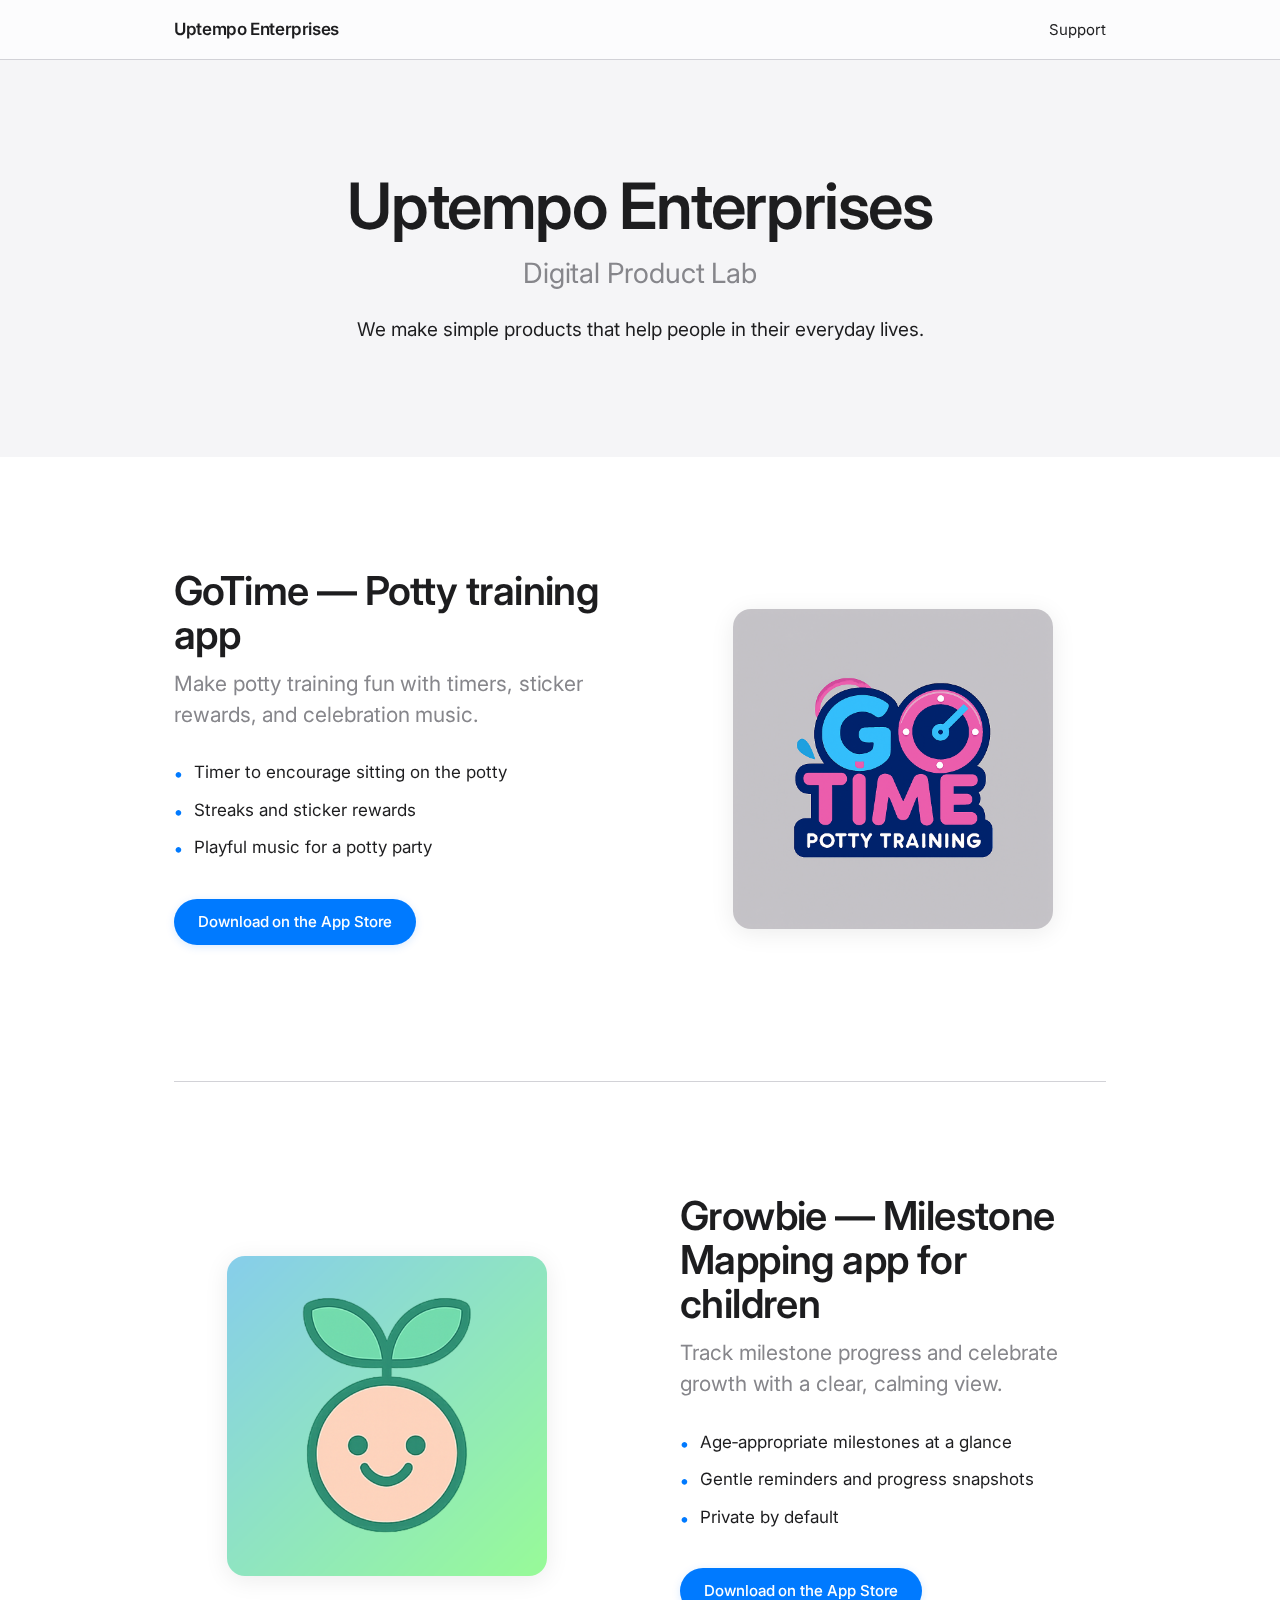
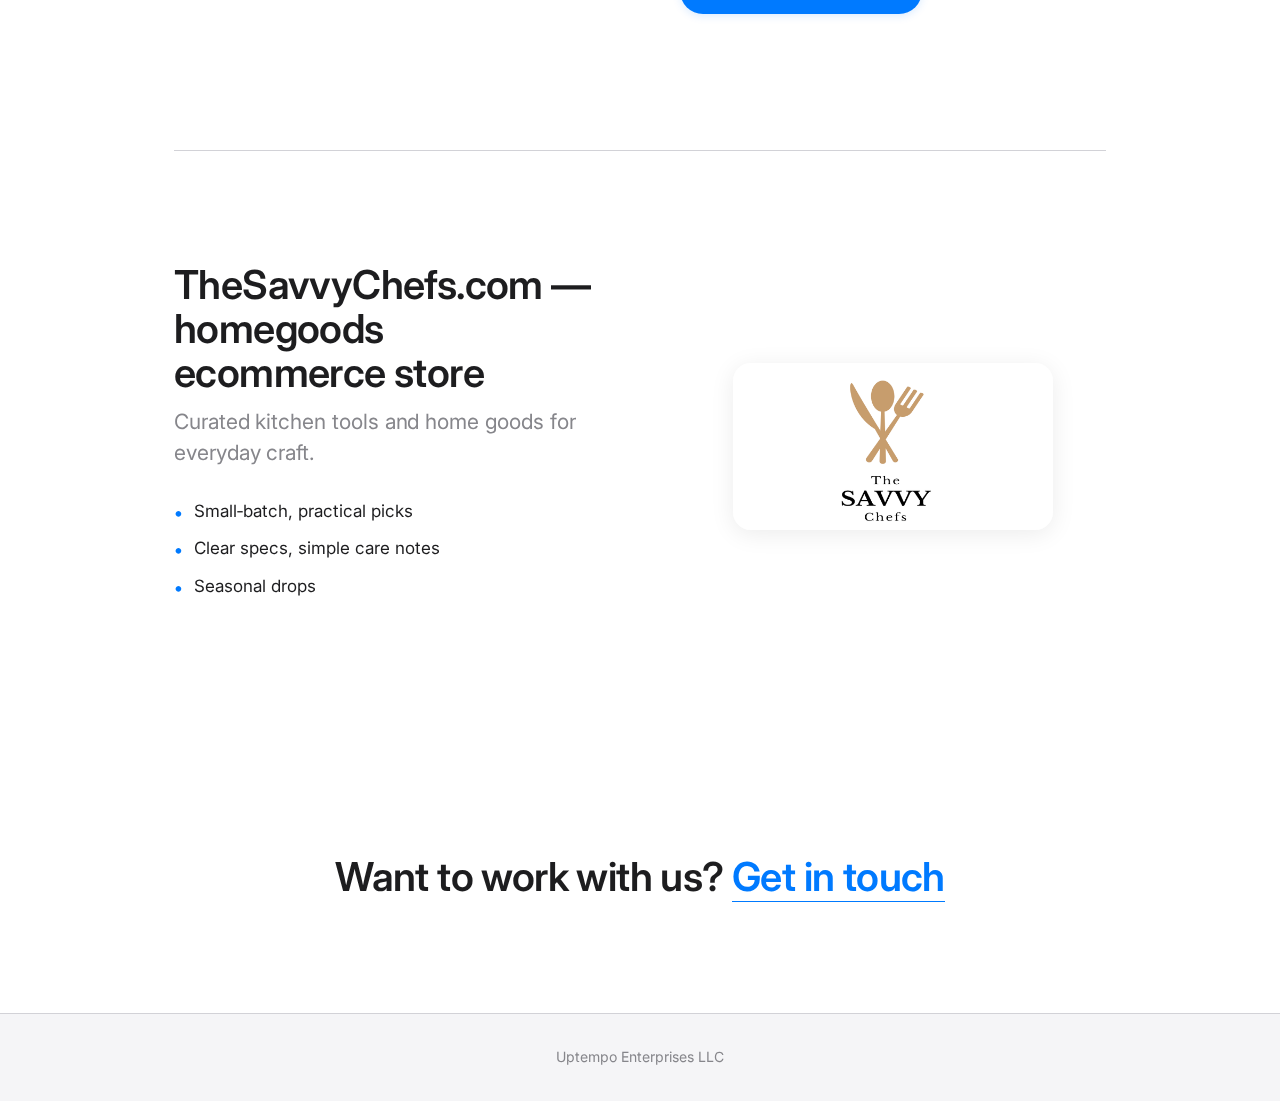
<file: docs/index.html>
<!DOCTYPE html>
<html lang="en">
  <head>
    <meta charset="utf-8" />
    <meta name="viewport" content="width=device-width, initial-scale=1" />
    <title>Uptempo Enterprises — Digital Product Lab</title>
    <meta name="description" content="Simple products that help people in their everyday lives." />
    <meta property="og:title" content="Uptempo Enterprises — Digital Product Lab." />
    <meta property="og:description" content="Simple products that help people in their everyday lives." />
    <meta property="og:image" content="../assets/og-image.svg" />
    <link rel="icon" href="../assets/favicon.svg" />
    
    <!-- Google tag (gtag.js) -->
    <script async src="https://www.googletagmanager.com/gtag/js?id=G-1F18NH46WN"></script>
    <script>
      window.dataLayer = window.dataLayer || [];
      function gtag(){dataLayer.push(arguments);}
      gtag('js', new Date());
      gtag('config', 'G-1F18NH46WN');
    </script>
    
    <link rel="preconnect" href="https://fonts.googleapis.com" />
    <link rel="preconnect" href="https://fonts.gstatic.com" crossorigin />
    <link href="https://fonts.googleapis.com/css2?family=Inter:wght@400;600;800&display=swap" rel="stylesheet" />
    <link rel="stylesheet" href="./styles.css" />
  </head>
  <body>
    <header class="site-header" role="banner">
      <div class="container header-container">
        <a href="/" class="logo">Uptempo Enterprises</a>
        <nav class="main-nav">
          <a href="/support.html">Support</a>
        </nav>
      </div>
    </header>

    <main role="main">
      <section id="hero" class="section hero">
        <div class="container">
          <h1>Uptempo Enterprises</h1>
          <p class="subhead">Digital Product Lab</p>
          <p class="tagline">We make simple products that help people in their everyday lives.</p>
        </div>
      </section>

      <section id="products" class="section products">
        <div class="container">
          <article class="product">
            <div class="product-text">
              <h2>GoTime — Potty training app</h2>
              <p>Make potty training fun with timers, sticker rewards, and celebration music.</p>
              <ul>
                <li>Timer to encourage sitting on the potty</li>
                <li>Streaks and sticker rewards</li>
                <li>Playful music for a potty party</li>
              </ul>
              <p><a href="https://apps.apple.com/us/app/go-time-potty-training/id6753195117" class="app-store-link">Download on the App Store</a></p>
            </div>
            <div class="product-media">
              <img src="./assets/go-time-logo.png" alt="GoTime Potty Training logo" />
            </div>
          </article>

          <article class="product">
            <div class="product-text">
              <h2>Growbie — Milestone Mapping app for children</h2>
              <p>Track milestone progress and celebrate growth with a clear, calming view.</p>
              <ul>
                <li>Age‑appropriate milestones at a glance</li>
                <li>Gentle reminders and progress snapshots</li>
                <li>Private by default</li>
              </ul>
              <p><a href="https://apps.apple.com/us/app/growbie/id6752531303" class="app-store-link">Download on the App Store</a></p>
            </div>
            <div class="product-media">
              <img src="./assets/growbie-icon.png" alt="Growbie logo" />
            </div>
          </article>

          <article class="product">
            <div class="product-text">
              <h2>TheSavvyChefs.com — homegoods ecommerce store</h2>
              <p>Curated kitchen tools and home goods for everyday craft.</p>
              <ul>
                <li>Small‑batch, practical picks</li>
                <li>Clear specs, simple care notes</li>
                <li>Seasonal drops</li>
              </ul>
            </div>
            <div class="product-media">
              <img src="./assets/TheSavvyChefs.png" alt="The Savvy Chefs logo" />
            </div>
          </article>
        </div>
      </section>

      <section id="cta" class="section cta">
        <div class="container">
          <h2 class="cta-heading">Want to work with us? <a href="mailto:info@uptempoenterprises.com">Get in touch</a></h2>
        </div>
      </section>
      
    </main>

    <footer class="site-footer" role="contentinfo">
      <div class="container">
        <div>Uptempo Enterprises LLC</div>
      </div>
    </footer>
  </body>
  </html>
</file>
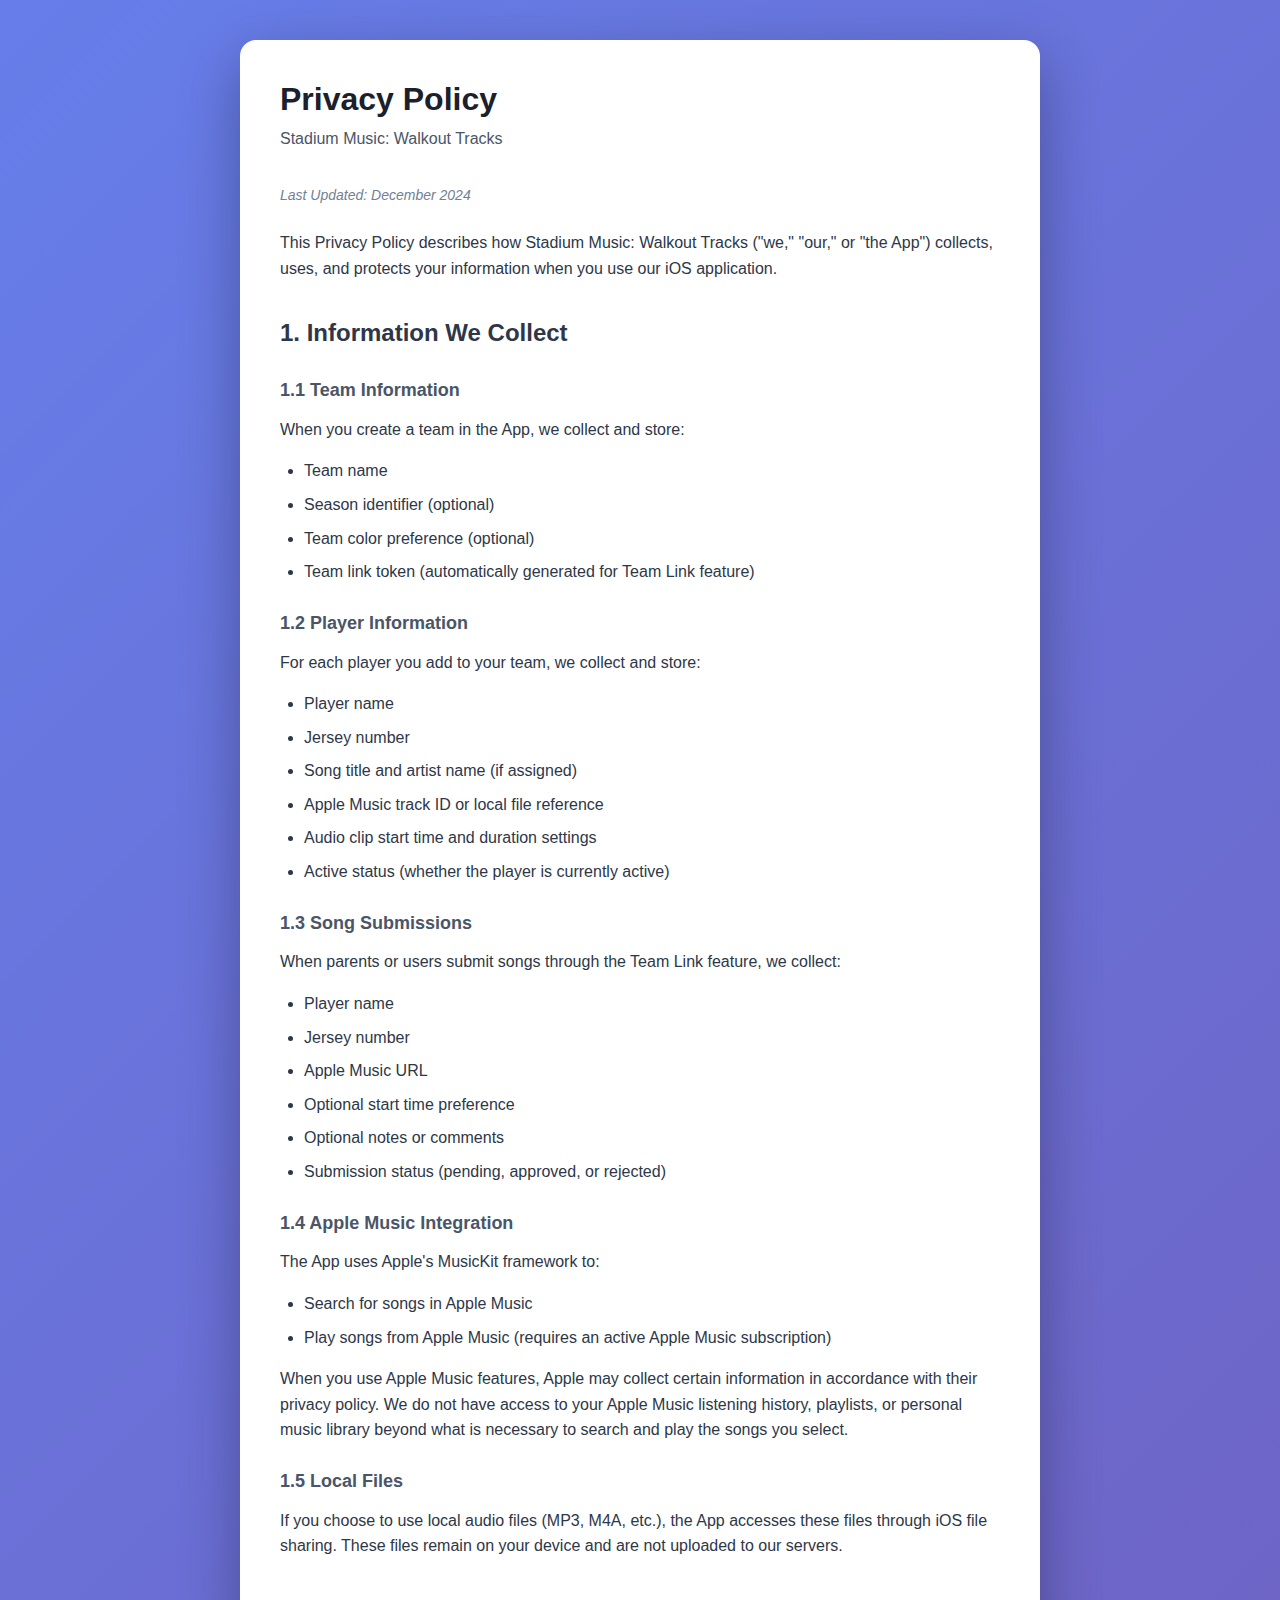
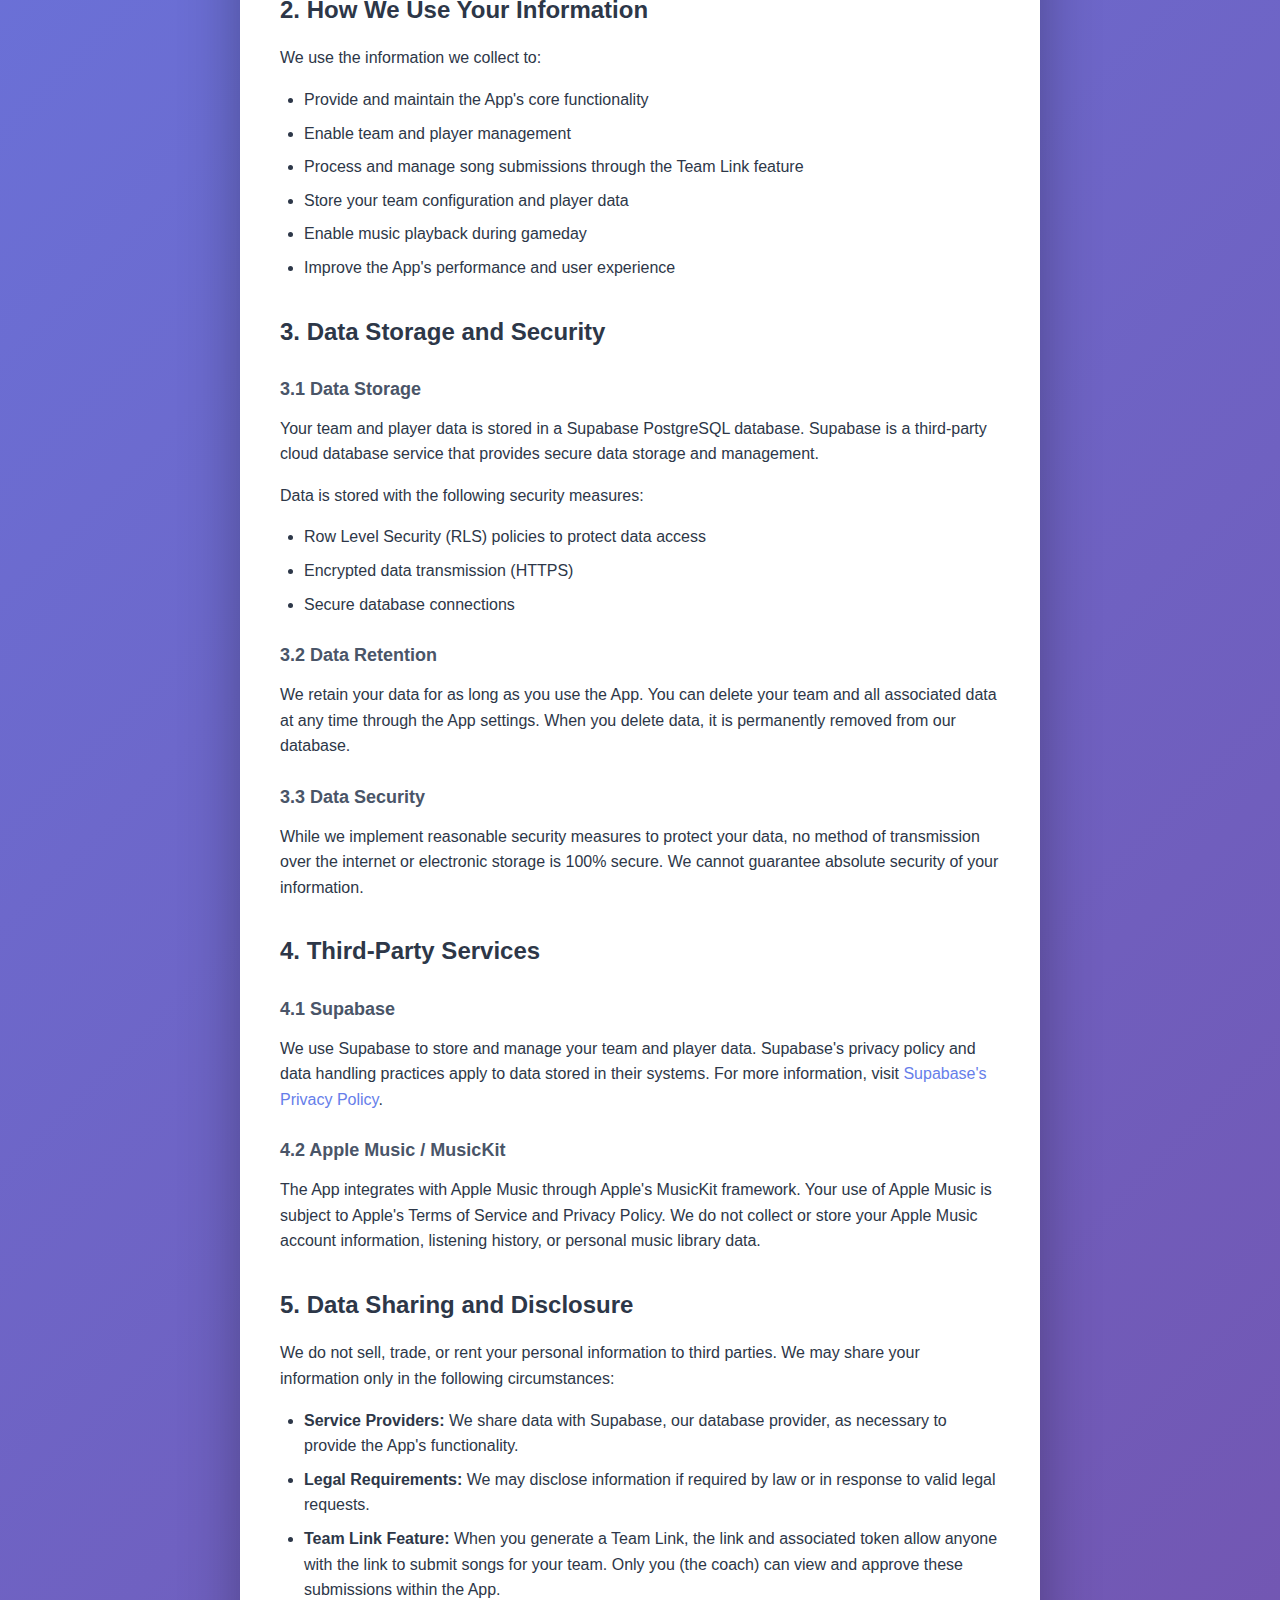
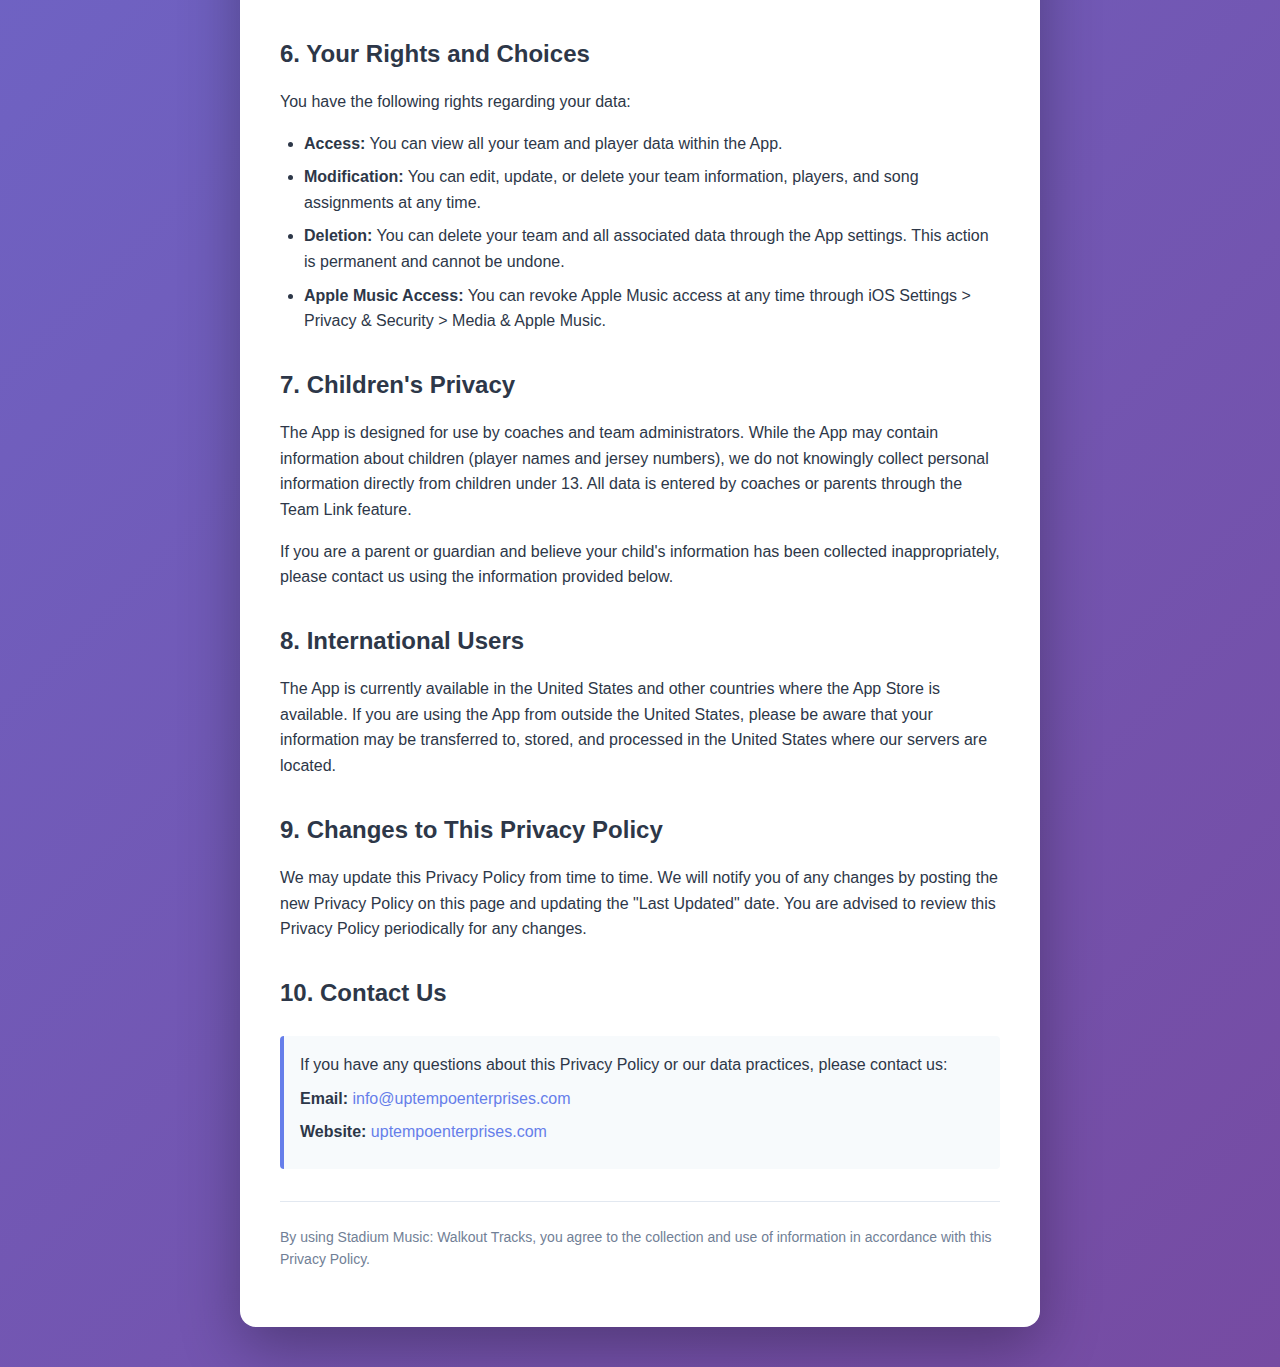
<file: docs/stadium-music-privacy-policy.html>
<!DOCTYPE html>
<html lang="en">
<head>
  <meta charset="UTF-8">
  <meta name="viewport" content="width=device-width, initial-scale=1.0">
  <title>Privacy Policy - Stadium Music: Walkout Tracks</title>
  <!-- GitHub Pages deployment -->
  <style>
    * {
      margin: 0;
      padding: 0;
      box-sizing: border-box;
    }

    body {
      font-family: -apple-system, BlinkMacSystemFont, 'Segoe UI', Roboto, Oxygen, Ubuntu, Cantarell, sans-serif;
      background: linear-gradient(135deg, #667eea 0%, #764ba2 100%);
      min-height: 100vh;
      padding: 40px 20px;
      line-height: 1.6;
      color: #1a202c;
    }

    .container {
      background: white;
      border-radius: 16px;
      box-shadow: 0 20px 60px rgba(0, 0, 0, 0.3);
      max-width: 800px;
      width: 100%;
      margin: 0 auto;
      padding: 40px;
    }

    h1 {
      color: #1a202c;
      font-size: 32px;
      margin-bottom: 8px;
      font-weight: 700;
      line-height: 1.2;
    }

    .subtitle {
      color: #4a5568;
      font-size: 16px;
      margin-bottom: 32px;
    }

    h2 {
      color: #2d3748;
      font-size: 24px;
      margin-top: 32px;
      margin-bottom: 16px;
      font-weight: 600;
    }

    h3 {
      color: #4a5568;
      font-size: 18px;
      margin-top: 24px;
      margin-bottom: 12px;
      font-weight: 600;
    }

    p {
      margin-bottom: 16px;
      color: #2d3748;
    }

    ul, ol {
      margin-left: 24px;
      margin-bottom: 16px;
    }

    li {
      margin-bottom: 8px;
      color: #2d3748;
    }

    .last-updated {
      color: #718096;
      font-size: 14px;
      font-style: italic;
      margin-bottom: 24px;
    }

    .contact-info {
      background: #f7fafc;
      border-left: 4px solid #667eea;
      padding: 16px;
      margin-top: 24px;
      border-radius: 4px;
    }

    .contact-info p {
      margin-bottom: 8px;
    }

    a {
      color: #667eea;
      text-decoration: none;
    }

    a:hover {
      text-decoration: underline;
    }

    @media (max-width: 600px) {
      .container {
        padding: 24px;
      }

      h1 {
        font-size: 24px;
      }

      h2 {
        font-size: 20px;
      }
    }
  </style>
</head>
<body>
  <div class="container">
    <h1>Privacy Policy</h1>
    <p class="subtitle">Stadium Music: Walkout Tracks</p>
    <p class="last-updated">Last Updated: December 2024</p>

    <p>
      This Privacy Policy describes how Stadium Music: Walkout Tracks ("we," "our," or "the App") 
      collects, uses, and protects your information when you use our iOS application.
    </p>

    <h2>1. Information We Collect</h2>

    <h3>1.1 Team Information</h3>
    <p>When you create a team in the App, we collect and store:</p>
    <ul>
      <li>Team name</li>
      <li>Season identifier (optional)</li>
      <li>Team color preference (optional)</li>
      <li>Team link token (automatically generated for Team Link feature)</li>
    </ul>

    <h3>1.2 Player Information</h3>
    <p>For each player you add to your team, we collect and store:</p>
    <ul>
      <li>Player name</li>
      <li>Jersey number</li>
      <li>Song title and artist name (if assigned)</li>
      <li>Apple Music track ID or local file reference</li>
      <li>Audio clip start time and duration settings</li>
      <li>Active status (whether the player is currently active)</li>
    </ul>

    <h3>1.3 Song Submissions</h3>
    <p>When parents or users submit songs through the Team Link feature, we collect:</p>
    <ul>
      <li>Player name</li>
      <li>Jersey number</li>
      <li>Apple Music URL</li>
      <li>Optional start time preference</li>
      <li>Optional notes or comments</li>
      <li>Submission status (pending, approved, or rejected)</li>
    </ul>

    <h3>1.4 Apple Music Integration</h3>
    <p>The App uses Apple's MusicKit framework to:</p>
    <ul>
      <li>Search for songs in Apple Music</li>
      <li>Play songs from Apple Music (requires an active Apple Music subscription)</li>
    </ul>
    <p>
      When you use Apple Music features, Apple may collect certain information in accordance with 
      their privacy policy. We do not have access to your Apple Music listening history, playlists, 
      or personal music library beyond what is necessary to search and play the songs you select.
    </p>

    <h3>1.5 Local Files</h3>
    <p>
      If you choose to use local audio files (MP3, M4A, etc.), the App accesses these files 
      through iOS file sharing. These files remain on your device and are not uploaded to our servers.
    </p>

    <h2>2. How We Use Your Information</h2>

    <p>We use the information we collect to:</p>
    <ul>
      <li>Provide and maintain the App's core functionality</li>
      <li>Enable team and player management</li>
      <li>Process and manage song submissions through the Team Link feature</li>
      <li>Store your team configuration and player data</li>
      <li>Enable music playback during gameday</li>
      <li>Improve the App's performance and user experience</li>
    </ul>

    <h2>3. Data Storage and Security</h2>

    <h3>3.1 Data Storage</h3>
    <p>
      Your team and player data is stored in a Supabase PostgreSQL database. Supabase is a 
      third-party cloud database service that provides secure data storage and management.
    </p>
    <p>
      Data is stored with the following security measures:
    </p>
    <ul>
      <li>Row Level Security (RLS) policies to protect data access</li>
      <li>Encrypted data transmission (HTTPS)</li>
      <li>Secure database connections</li>
    </ul>

    <h3>3.2 Data Retention</h3>
    <p>
      We retain your data for as long as you use the App. You can delete your team and all 
      associated data at any time through the App settings. When you delete data, it is 
      permanently removed from our database.
    </p>

    <h3>3.3 Data Security</h3>
    <p>
      While we implement reasonable security measures to protect your data, no method of 
      transmission over the internet or electronic storage is 100% secure. We cannot guarantee 
      absolute security of your information.
    </p>

    <h2>4. Third-Party Services</h2>

    <h3>4.1 Supabase</h3>
    <p>
      We use Supabase to store and manage your team and player data. Supabase's privacy policy 
      and data handling practices apply to data stored in their systems. For more information, 
      visit <a href="https://supabase.com/privacy" target="_blank">Supabase's Privacy Policy</a>.
    </p>

    <h3>4.2 Apple Music / MusicKit</h3>
    <p>
      The App integrates with Apple Music through Apple's MusicKit framework. Your use of Apple 
      Music is subject to Apple's Terms of Service and Privacy Policy. We do not collect or store 
      your Apple Music account information, listening history, or personal music library data.
    </p>

    <h2>5. Data Sharing and Disclosure</h2>

    <p>We do not sell, trade, or rent your personal information to third parties. We may share 
    your information only in the following circumstances:</p>
    <ul>
      <li>
        <strong>Service Providers:</strong> We share data with Supabase, our database provider, 
        as necessary to provide the App's functionality.
      </li>
      <li>
        <strong>Legal Requirements:</strong> We may disclose information if required by law or 
        in response to valid legal requests.
      </li>
      <li>
        <strong>Team Link Feature:</strong> When you generate a Team Link, the link and associated 
        token allow anyone with the link to submit songs for your team. Only you (the coach) can 
        view and approve these submissions within the App.
      </li>
    </ul>

    <h2>6. Your Rights and Choices</h2>

    <p>You have the following rights regarding your data:</p>
    <ul>
      <li>
        <strong>Access:</strong> You can view all your team and player data within the App.
      </li>
      <li>
        <strong>Modification:</strong> You can edit, update, or delete your team information, 
        players, and song assignments at any time.
      </li>
      <li>
        <strong>Deletion:</strong> You can delete your team and all associated data through the 
        App settings. This action is permanent and cannot be undone.
      </li>
      <li>
        <strong>Apple Music Access:</strong> You can revoke Apple Music access at any time through 
        iOS Settings > Privacy & Security > Media & Apple Music.
      </li>
    </ul>

    <h2>7. Children's Privacy</h2>

    <p>
      The App is designed for use by coaches and team administrators. While the App may contain 
      information about children (player names and jersey numbers), we do not knowingly collect 
      personal information directly from children under 13. All data is entered by coaches or 
      parents through the Team Link feature.
    </p>
    <p>
      If you are a parent or guardian and believe your child's information has been collected 
      inappropriately, please contact us using the information provided below.
    </p>

    <h2>8. International Users</h2>

    <p>
      The App is currently available in the United States and other countries where the App Store 
      is available. If you are using the App from outside the United States, please be aware that 
      your information may be transferred to, stored, and processed in the United States where 
      our servers are located.
    </p>

    <h2>9. Changes to This Privacy Policy</h2>

    <p>
      We may update this Privacy Policy from time to time. We will notify you of any changes by 
      posting the new Privacy Policy on this page and updating the "Last Updated" date. You are 
      advised to review this Privacy Policy periodically for any changes.
    </p>

    <h2>10. Contact Us</h2>

    <div class="contact-info">
      <p>
        If you have any questions about this Privacy Policy or our data practices, please contact us:
      </p>
      <p>
        <strong>Email:</strong> <a href="mailto:info@uptempoenterprises.com">info@uptempoenterprises.com</a>
      </p>
      <p>
        <strong>Website:</strong> <a href="https://uptempoenterprises.com" target="_blank">uptempoenterprises.com</a>
      </p>
    </div>

    <p style="margin-top: 32px; padding-top: 24px; border-top: 1px solid #e2e8f0; color: #718096; font-size: 14px;">
      By using Stadium Music: Walkout Tracks, you agree to the collection and use of information 
      in accordance with this Privacy Policy.
    </p>
  </div>
</body>
</html>
</file>
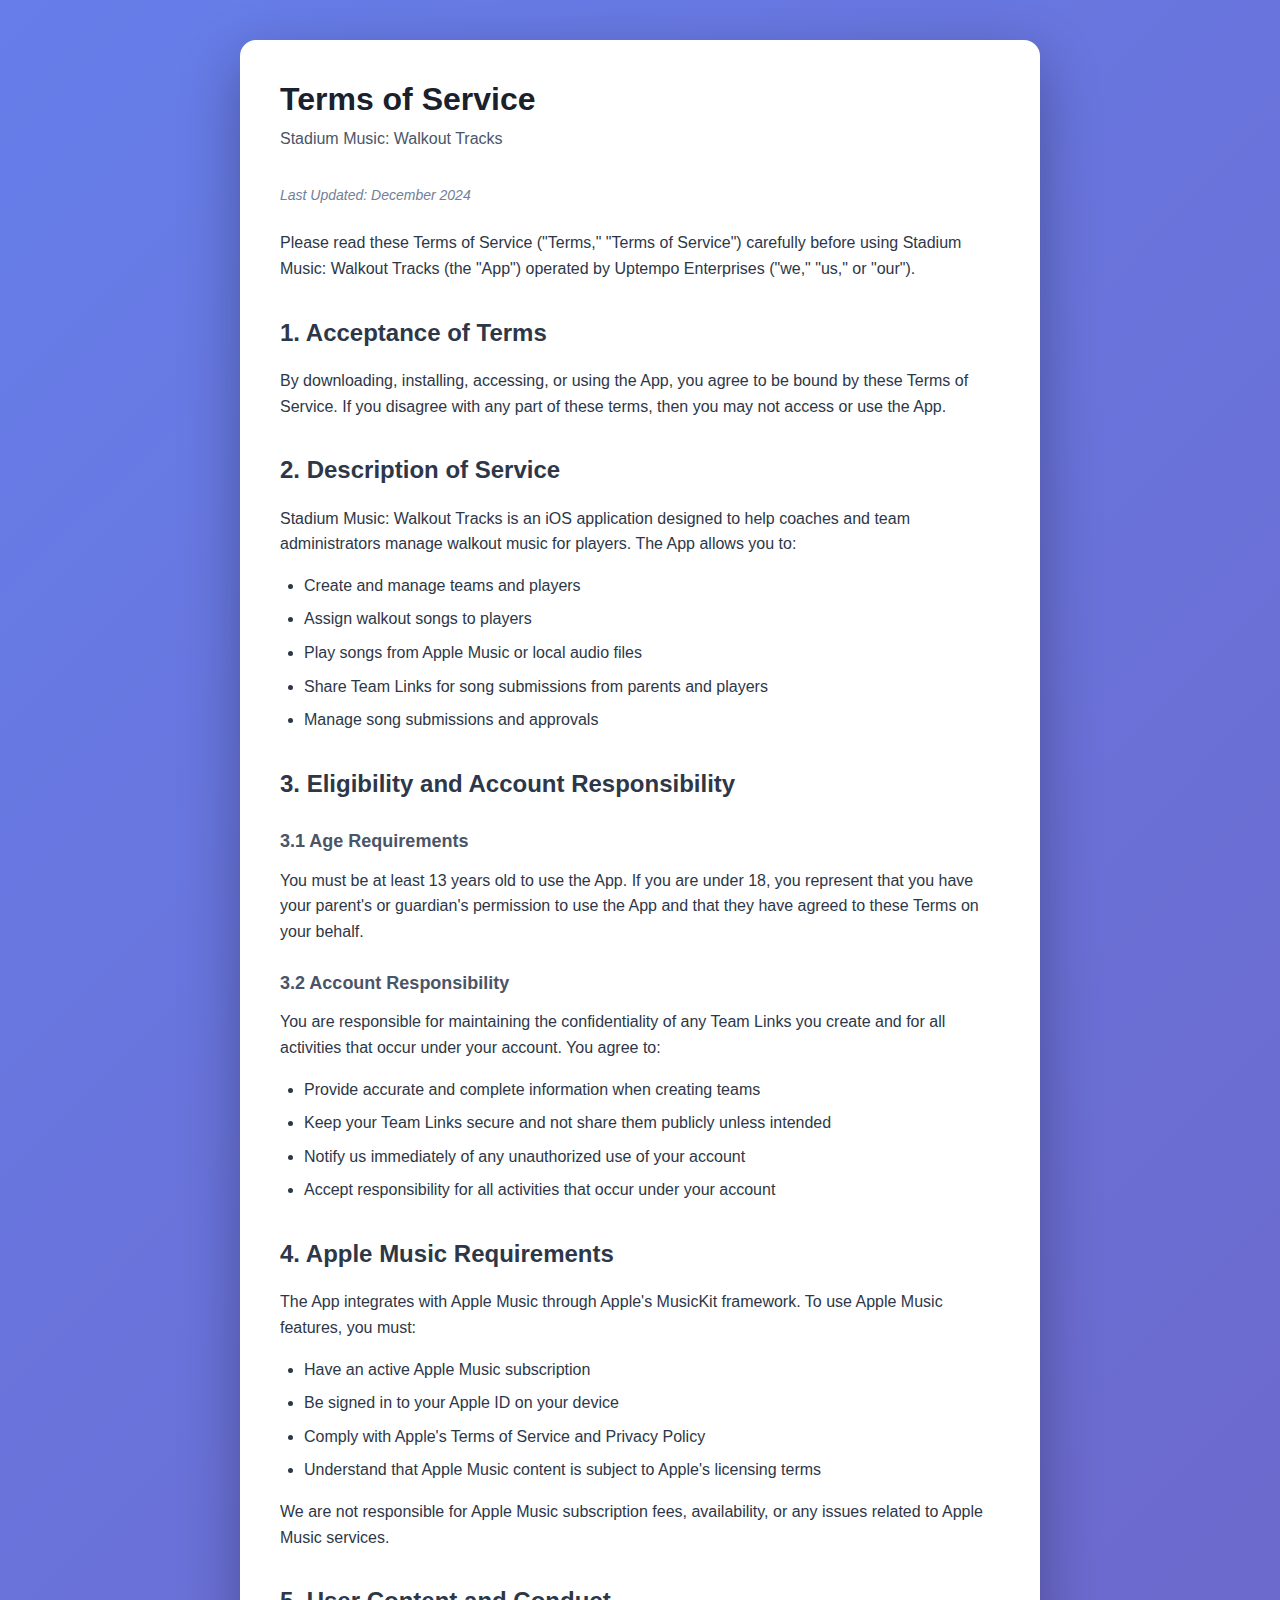
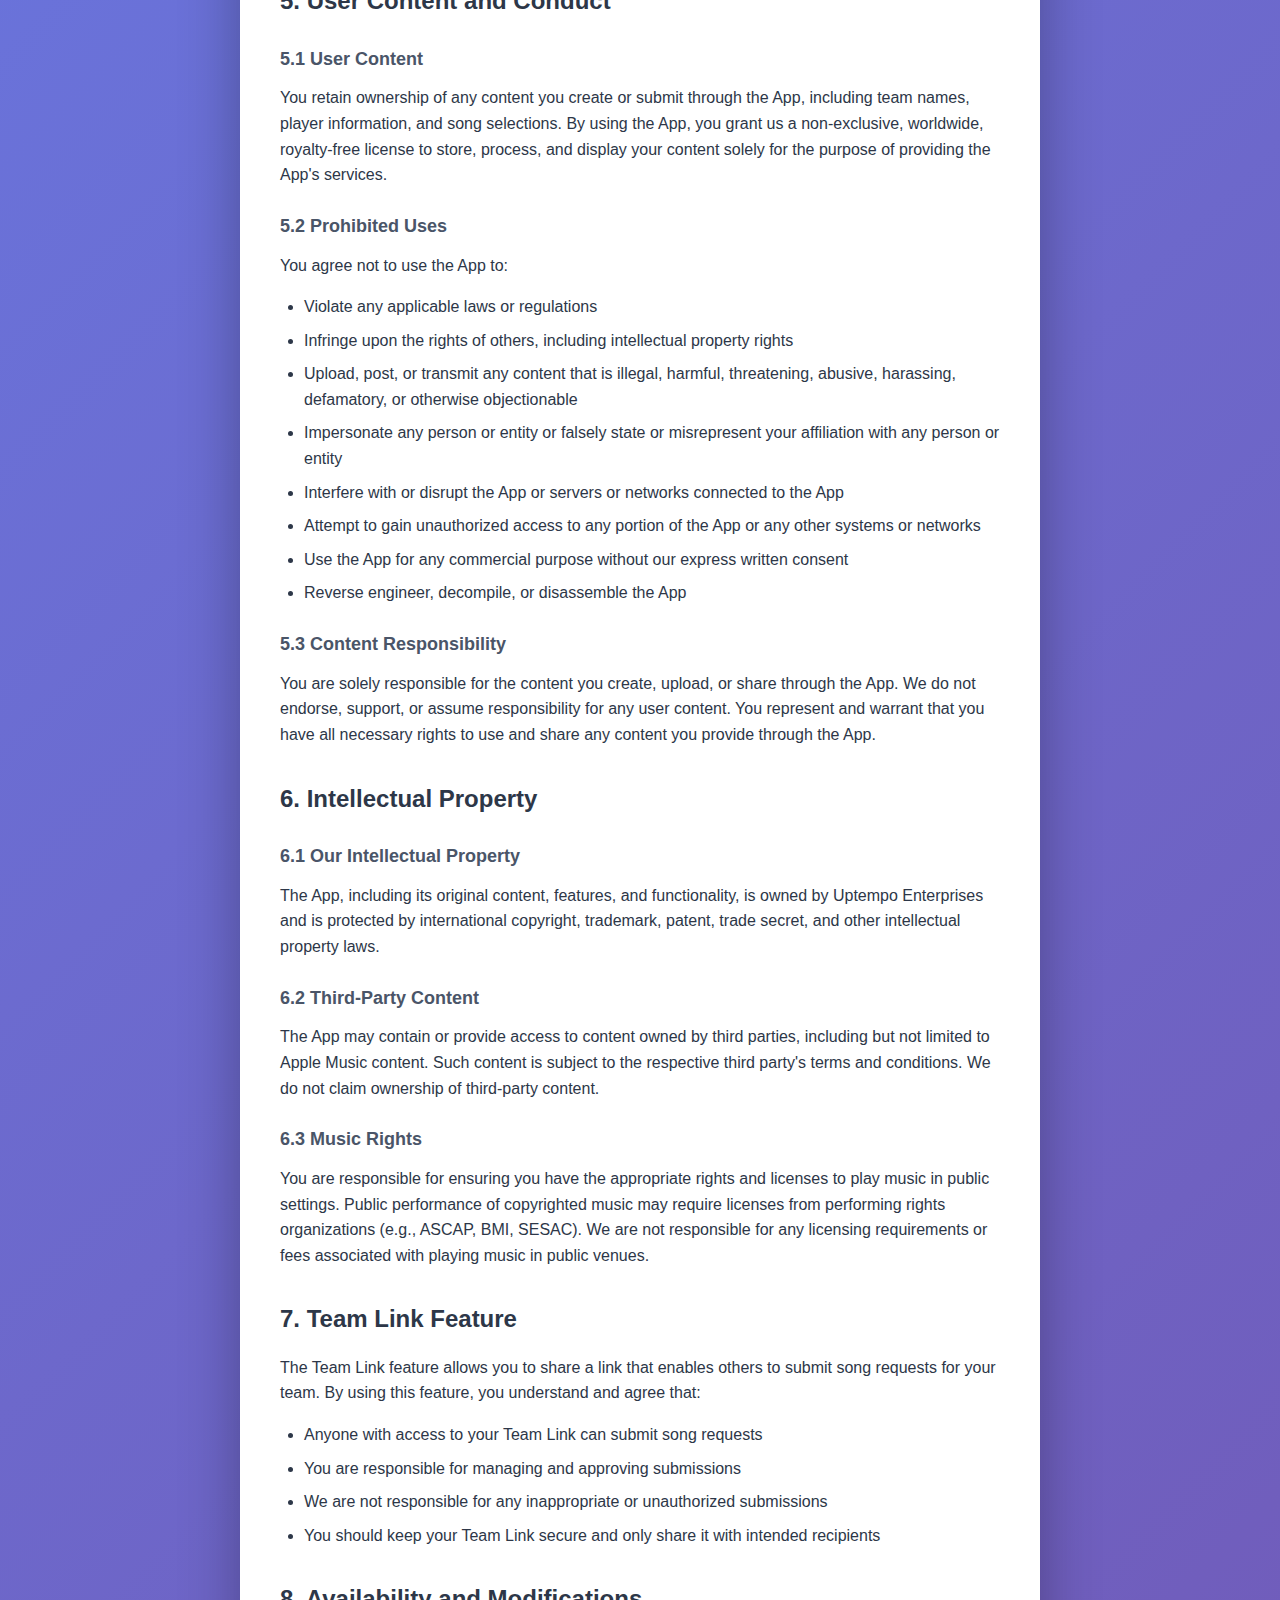
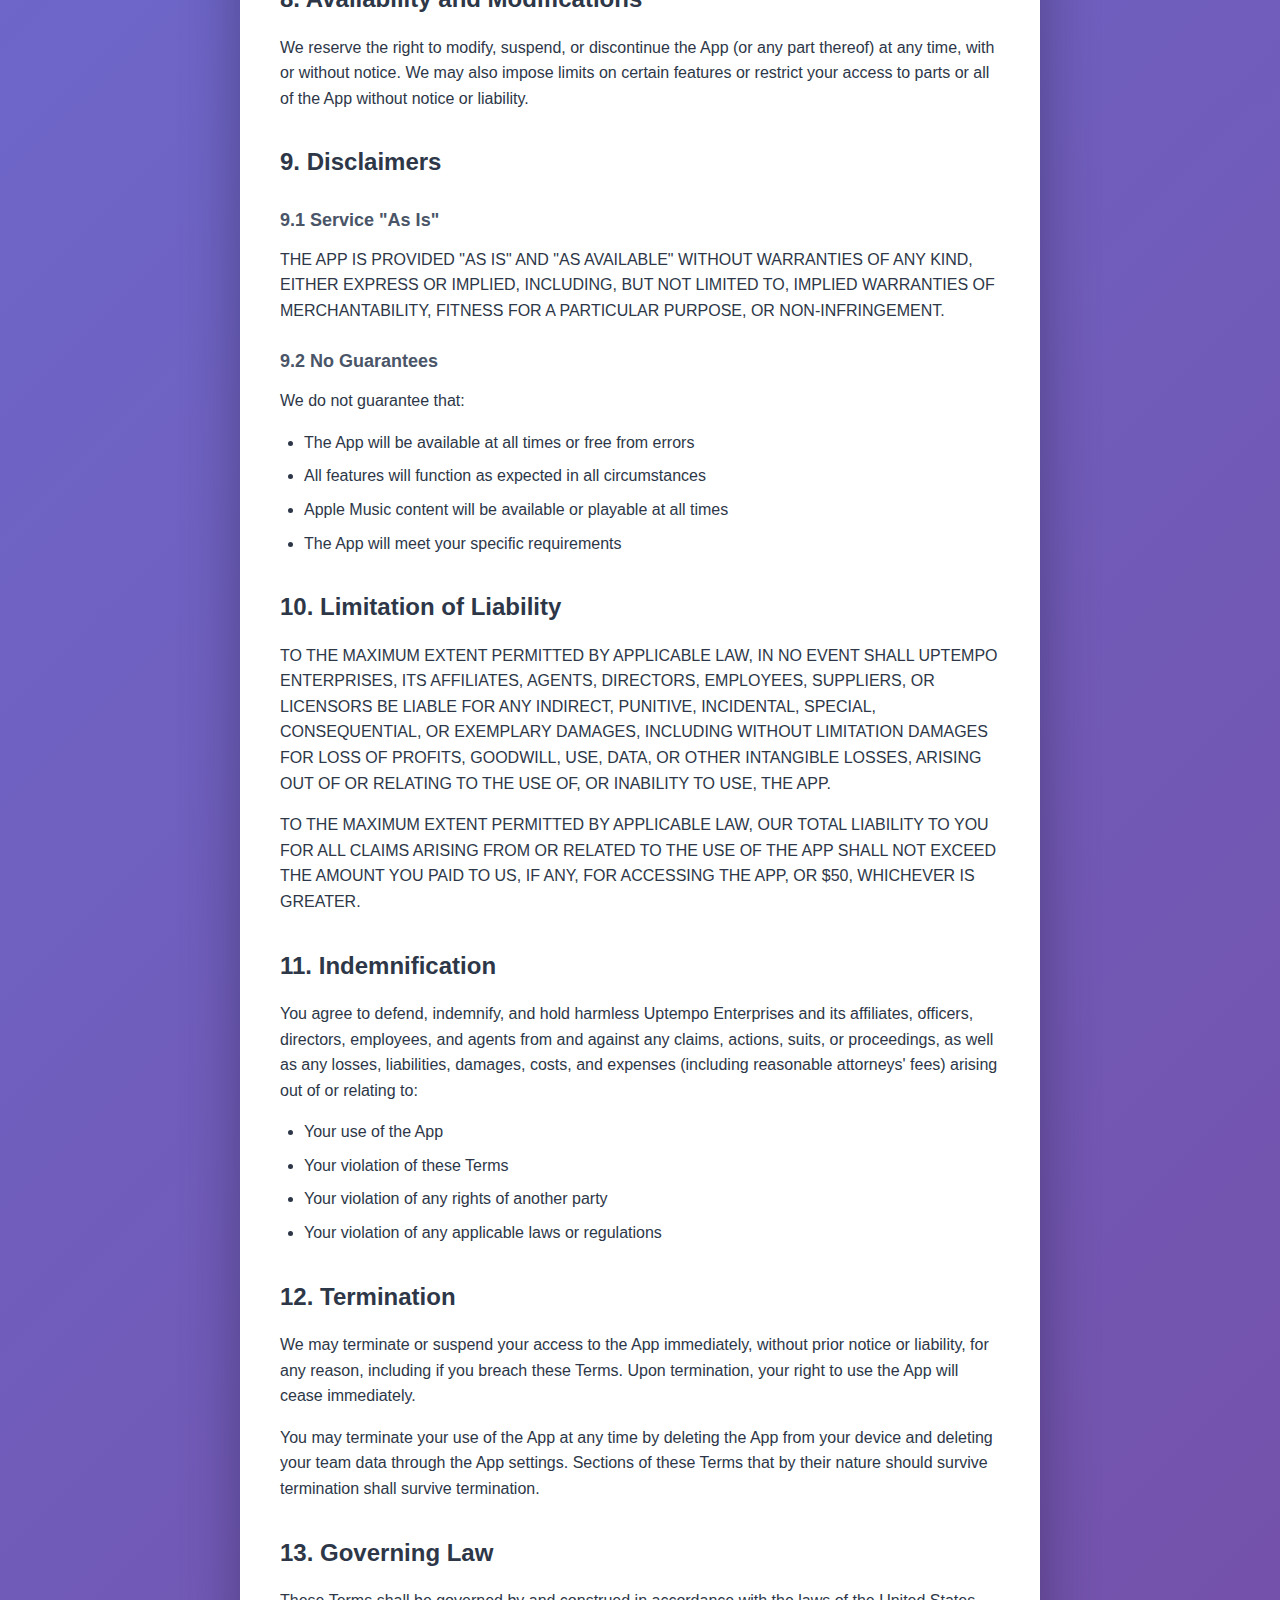
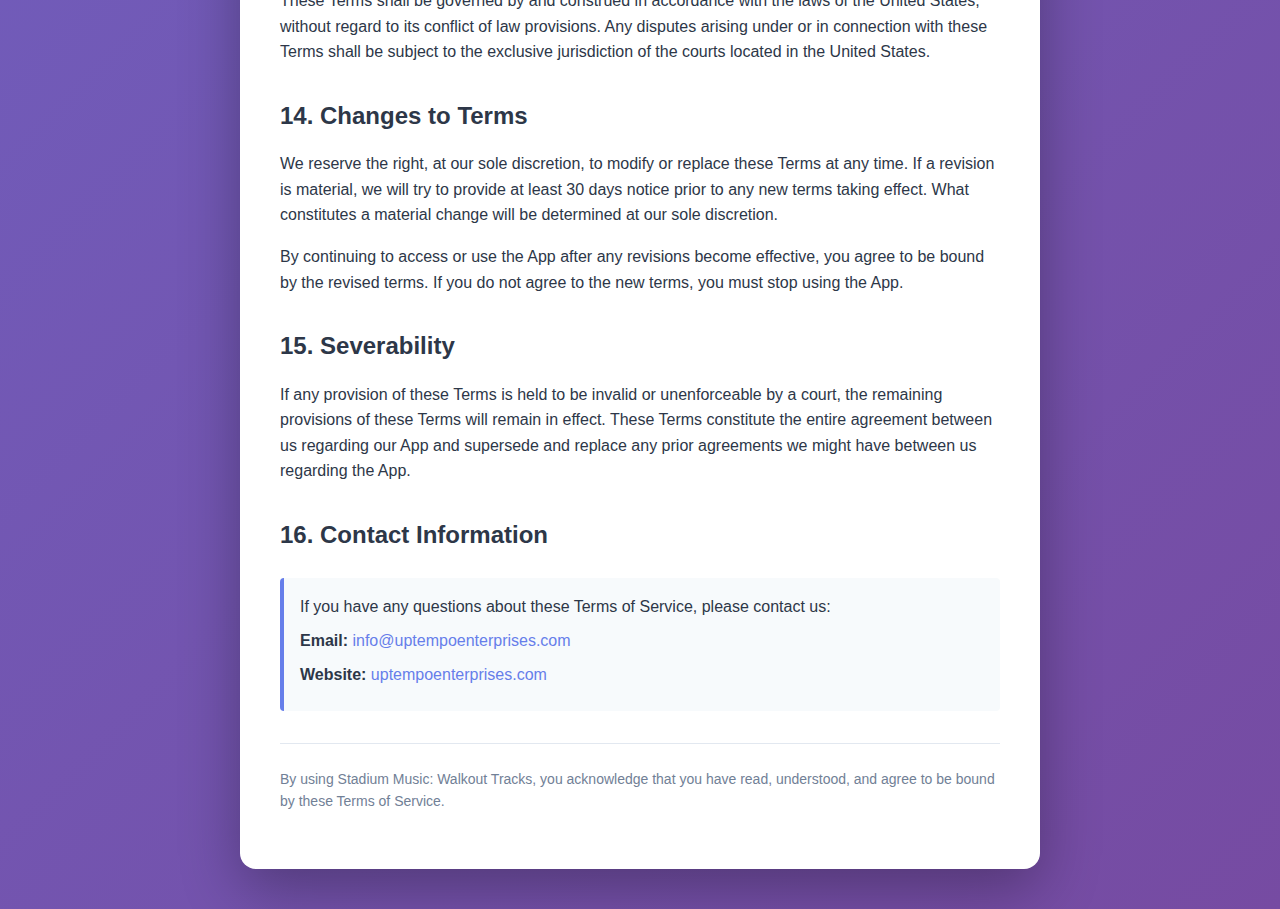
<file: docs/stadium-music-terms-of-service.html>
<!DOCTYPE html>
<html lang="en">
<head>
  <meta charset="UTF-8">
  <meta name="viewport" content="width=device-width, initial-scale=1.0">
  <title>Terms of Service - Stadium Music: Walkout Tracks</title>
  <!-- GitHub Pages deployment -->
  <style>
    * {
      margin: 0;
      padding: 0;
      box-sizing: border-box;
    }

    body {
      font-family: -apple-system, BlinkMacSystemFont, 'Segoe UI', Roboto, Oxygen, Ubuntu, Cantarell, sans-serif;
      background: linear-gradient(135deg, #667eea 0%, #764ba2 100%);
      min-height: 100vh;
      padding: 40px 20px;
      line-height: 1.6;
      color: #1a202c;
    }

    .container {
      background: white;
      border-radius: 16px;
      box-shadow: 0 20px 60px rgba(0, 0, 0, 0.3);
      max-width: 800px;
      width: 100%;
      margin: 0 auto;
      padding: 40px;
    }

    h1 {
      color: #1a202c;
      font-size: 32px;
      margin-bottom: 8px;
      font-weight: 700;
      line-height: 1.2;
    }

    .subtitle {
      color: #4a5568;
      font-size: 16px;
      margin-bottom: 32px;
    }

    h2 {
      color: #2d3748;
      font-size: 24px;
      margin-top: 32px;
      margin-bottom: 16px;
      font-weight: 600;
    }

    h3 {
      color: #4a5568;
      font-size: 18px;
      margin-top: 24px;
      margin-bottom: 12px;
      font-weight: 600;
    }

    p {
      margin-bottom: 16px;
      color: #2d3748;
    }

    ul, ol {
      margin-left: 24px;
      margin-bottom: 16px;
    }

    li {
      margin-bottom: 8px;
      color: #2d3748;
    }

    .last-updated {
      color: #718096;
      font-size: 14px;
      font-style: italic;
      margin-bottom: 24px;
    }

    .contact-info {
      background: #f7fafc;
      border-left: 4px solid #667eea;
      padding: 16px;
      margin-top: 24px;
      border-radius: 4px;
    }

    .contact-info p {
      margin-bottom: 8px;
    }

    a {
      color: #667eea;
      text-decoration: none;
    }

    a:hover {
      text-decoration: underline;
    }

    @media (max-width: 600px) {
      .container {
        padding: 24px;
      }

      h1 {
        font-size: 24px;
      }

      h2 {
        font-size: 20px;
      }
    }
  </style>
</head>
<body>
  <div class="container">
    <h1>Terms of Service</h1>
    <p class="subtitle">Stadium Music: Walkout Tracks</p>
    <p class="last-updated">Last Updated: December 2024</p>

    <p>
      Please read these Terms of Service ("Terms," "Terms of Service") carefully before using 
      Stadium Music: Walkout Tracks (the "App") operated by Uptempo Enterprises ("we," "us," or "our").
    </p>

    <h2>1. Acceptance of Terms</h2>

    <p>
      By downloading, installing, accessing, or using the App, you agree to be bound by these 
      Terms of Service. If you disagree with any part of these terms, then you may not access 
      or use the App.
    </p>

    <h2>2. Description of Service</h2>

    <p>
      Stadium Music: Walkout Tracks is an iOS application designed to help coaches and team 
      administrators manage walkout music for players. The App allows you to:
    </p>
    <ul>
      <li>Create and manage teams and players</li>
      <li>Assign walkout songs to players</li>
      <li>Play songs from Apple Music or local audio files</li>
      <li>Share Team Links for song submissions from parents and players</li>
      <li>Manage song submissions and approvals</li>
    </ul>

    <h2>3. Eligibility and Account Responsibility</h2>

    <h3>3.1 Age Requirements</h3>
    <p>
      You must be at least 13 years old to use the App. If you are under 18, you represent that 
      you have your parent's or guardian's permission to use the App and that they have agreed 
      to these Terms on your behalf.
    </p>

    <h3>3.2 Account Responsibility</h3>
    <p>
      You are responsible for maintaining the confidentiality of any Team Links you create and 
      for all activities that occur under your account. You agree to:
    </p>
    <ul>
      <li>Provide accurate and complete information when creating teams</li>
      <li>Keep your Team Links secure and not share them publicly unless intended</li>
      <li>Notify us immediately of any unauthorized use of your account</li>
      <li>Accept responsibility for all activities that occur under your account</li>
    </ul>

    <h2>4. Apple Music Requirements</h2>

    <p>
      The App integrates with Apple Music through Apple's MusicKit framework. To use Apple Music 
      features, you must:
    </p>
    <ul>
      <li>Have an active Apple Music subscription</li>
      <li>Be signed in to your Apple ID on your device</li>
      <li>Comply with Apple's Terms of Service and Privacy Policy</li>
      <li>Understand that Apple Music content is subject to Apple's licensing terms</li>
    </ul>
    <p>
      We are not responsible for Apple Music subscription fees, availability, or any issues 
      related to Apple Music services.
    </p>

    <h2>5. User Content and Conduct</h2>

    <h3>5.1 User Content</h3>
    <p>
      You retain ownership of any content you create or submit through the App, including team 
      names, player information, and song selections. By using the App, you grant us a 
      non-exclusive, worldwide, royalty-free license to store, process, and display your content 
      solely for the purpose of providing the App's services.
    </p>

    <h3>5.2 Prohibited Uses</h3>
    <p>You agree not to use the App to:</p>
    <ul>
      <li>Violate any applicable laws or regulations</li>
      <li>Infringe upon the rights of others, including intellectual property rights</li>
      <li>Upload, post, or transmit any content that is illegal, harmful, threatening, abusive, 
          harassing, defamatory, or otherwise objectionable</li>
      <li>Impersonate any person or entity or falsely state or misrepresent your affiliation 
          with any person or entity</li>
      <li>Interfere with or disrupt the App or servers or networks connected to the App</li>
      <li>Attempt to gain unauthorized access to any portion of the App or any other systems 
          or networks</li>
      <li>Use the App for any commercial purpose without our express written consent</li>
      <li>Reverse engineer, decompile, or disassemble the App</li>
    </ul>

    <h3>5.3 Content Responsibility</h3>
    <p>
      You are solely responsible for the content you create, upload, or share through the App. 
      We do not endorse, support, or assume responsibility for any user content. You represent 
      and warrant that you have all necessary rights to use and share any content you provide 
      through the App.
    </p>

    <h2>6. Intellectual Property</h2>

    <h3>6.1 Our Intellectual Property</h3>
    <p>
      The App, including its original content, features, and functionality, is owned by Uptempo 
      Enterprises and is protected by international copyright, trademark, patent, trade secret, 
      and other intellectual property laws.
    </p>

    <h3>6.2 Third-Party Content</h3>
    <p>
      The App may contain or provide access to content owned by third parties, including but 
      not limited to Apple Music content. Such content is subject to the respective third party's 
      terms and conditions. We do not claim ownership of third-party content.
    </p>

    <h3>6.3 Music Rights</h3>
    <p>
      You are responsible for ensuring you have the appropriate rights and licenses to play 
      music in public settings. Public performance of copyrighted music may require licenses 
      from performing rights organizations (e.g., ASCAP, BMI, SESAC). We are not responsible 
      for any licensing requirements or fees associated with playing music in public venues.
    </p>

    <h2>7. Team Link Feature</h2>

    <p>
      The Team Link feature allows you to share a link that enables others to submit song 
      requests for your team. By using this feature, you understand and agree that:
    </p>
    <ul>
      <li>Anyone with access to your Team Link can submit song requests</li>
      <li>You are responsible for managing and approving submissions</li>
      <li>We are not responsible for any inappropriate or unauthorized submissions</li>
      <li>You should keep your Team Link secure and only share it with intended recipients</li>
    </ul>

    <h2>8. Availability and Modifications</h2>

    <p>
      We reserve the right to modify, suspend, or discontinue the App (or any part thereof) at 
      any time, with or without notice. We may also impose limits on certain features or restrict 
      your access to parts or all of the App without notice or liability.
    </p>

    <h2>9. Disclaimers</h2>

    <h3>9.1 Service "As Is"</h3>
    <p>
      THE APP IS PROVIDED "AS IS" AND "AS AVAILABLE" WITHOUT WARRANTIES OF ANY KIND, EITHER 
      EXPRESS OR IMPLIED, INCLUDING, BUT NOT LIMITED TO, IMPLIED WARRANTIES OF MERCHANTABILITY, 
      FITNESS FOR A PARTICULAR PURPOSE, OR NON-INFRINGEMENT.
    </p>

    <h3>9.2 No Guarantees</h3>
    <p>
      We do not guarantee that:
    </p>
    <ul>
      <li>The App will be available at all times or free from errors</li>
      <li>All features will function as expected in all circumstances</li>
      <li>Apple Music content will be available or playable at all times</li>
      <li>The App will meet your specific requirements</li>
    </ul>

    <h2>10. Limitation of Liability</h2>

    <p>
      TO THE MAXIMUM EXTENT PERMITTED BY APPLICABLE LAW, IN NO EVENT SHALL UPTEMPO ENTERPRISES, 
      ITS AFFILIATES, AGENTS, DIRECTORS, EMPLOYEES, SUPPLIERS, OR LICENSORS BE LIABLE FOR ANY 
      INDIRECT, PUNITIVE, INCIDENTAL, SPECIAL, CONSEQUENTIAL, OR EXEMPLARY DAMAGES, INCLUDING 
      WITHOUT LIMITATION DAMAGES FOR LOSS OF PROFITS, GOODWILL, USE, DATA, OR OTHER INTANGIBLE 
      LOSSES, ARISING OUT OF OR RELATING TO THE USE OF, OR INABILITY TO USE, THE APP.
    </p>
    <p>
      TO THE MAXIMUM EXTENT PERMITTED BY APPLICABLE LAW, OUR TOTAL LIABILITY TO YOU FOR ALL 
      CLAIMS ARISING FROM OR RELATED TO THE USE OF THE APP SHALL NOT EXCEED THE AMOUNT YOU PAID 
      TO US, IF ANY, FOR ACCESSING THE APP, OR $50, WHICHEVER IS GREATER.
    </p>

    <h2>11. Indemnification</h2>

    <p>
      You agree to defend, indemnify, and hold harmless Uptempo Enterprises and its affiliates, 
      officers, directors, employees, and agents from and against any claims, actions, suits, 
      or proceedings, as well as any losses, liabilities, damages, costs, and expenses (including 
      reasonable attorneys' fees) arising out of or relating to:
    </p>
    <ul>
      <li>Your use of the App</li>
      <li>Your violation of these Terms</li>
      <li>Your violation of any rights of another party</li>
      <li>Your violation of any applicable laws or regulations</li>
    </ul>

    <h2>12. Termination</h2>

    <p>
      We may terminate or suspend your access to the App immediately, without prior notice or 
      liability, for any reason, including if you breach these Terms. Upon termination, your 
      right to use the App will cease immediately.
    </p>
    <p>
      You may terminate your use of the App at any time by deleting the App from your device 
      and deleting your team data through the App settings. Sections of these Terms that by 
      their nature should survive termination shall survive termination.
    </p>

    <h2>13. Governing Law</h2>

    <p>
      These Terms shall be governed by and construed in accordance with the laws of the United 
      States, without regard to its conflict of law provisions. Any disputes arising under or 
      in connection with these Terms shall be subject to the exclusive jurisdiction of the courts 
      located in the United States.
    </p>

    <h2>14. Changes to Terms</h2>

    <p>
      We reserve the right, at our sole discretion, to modify or replace these Terms at any time. 
      If a revision is material, we will try to provide at least 30 days notice prior to any new 
      terms taking effect. What constitutes a material change will be determined at our sole 
      discretion.
    </p>
    <p>
      By continuing to access or use the App after any revisions become effective, you agree to 
      be bound by the revised terms. If you do not agree to the new terms, you must stop using 
      the App.
    </p>

    <h2>15. Severability</h2>

    <p>
      If any provision of these Terms is held to be invalid or unenforceable by a court, the 
      remaining provisions of these Terms will remain in effect. These Terms constitute the 
      entire agreement between us regarding our App and supersede and replace any prior agreements 
      we might have between us regarding the App.
    </p>

    <h2>16. Contact Information</h2>

    <div class="contact-info">
      <p>
        If you have any questions about these Terms of Service, please contact us:
      </p>
      <p>
        <strong>Email:</strong> <a href="mailto:info@uptempoenterprises.com">info@uptempoenterprises.com</a>
      </p>
      <p>
        <strong>Website:</strong> <a href="https://uptempoenterprises.com" target="_blank">uptempoenterprises.com</a>
      </p>
    </div>

    <p style="margin-top: 32px; padding-top: 24px; border-top: 1px solid #e2e8f0; color: #718096; font-size: 14px;">
      By using Stadium Music: Walkout Tracks, you acknowledge that you have read, understood, 
      and agree to be bound by these Terms of Service.
    </p>
  </div>
</body>
</html>
</file>
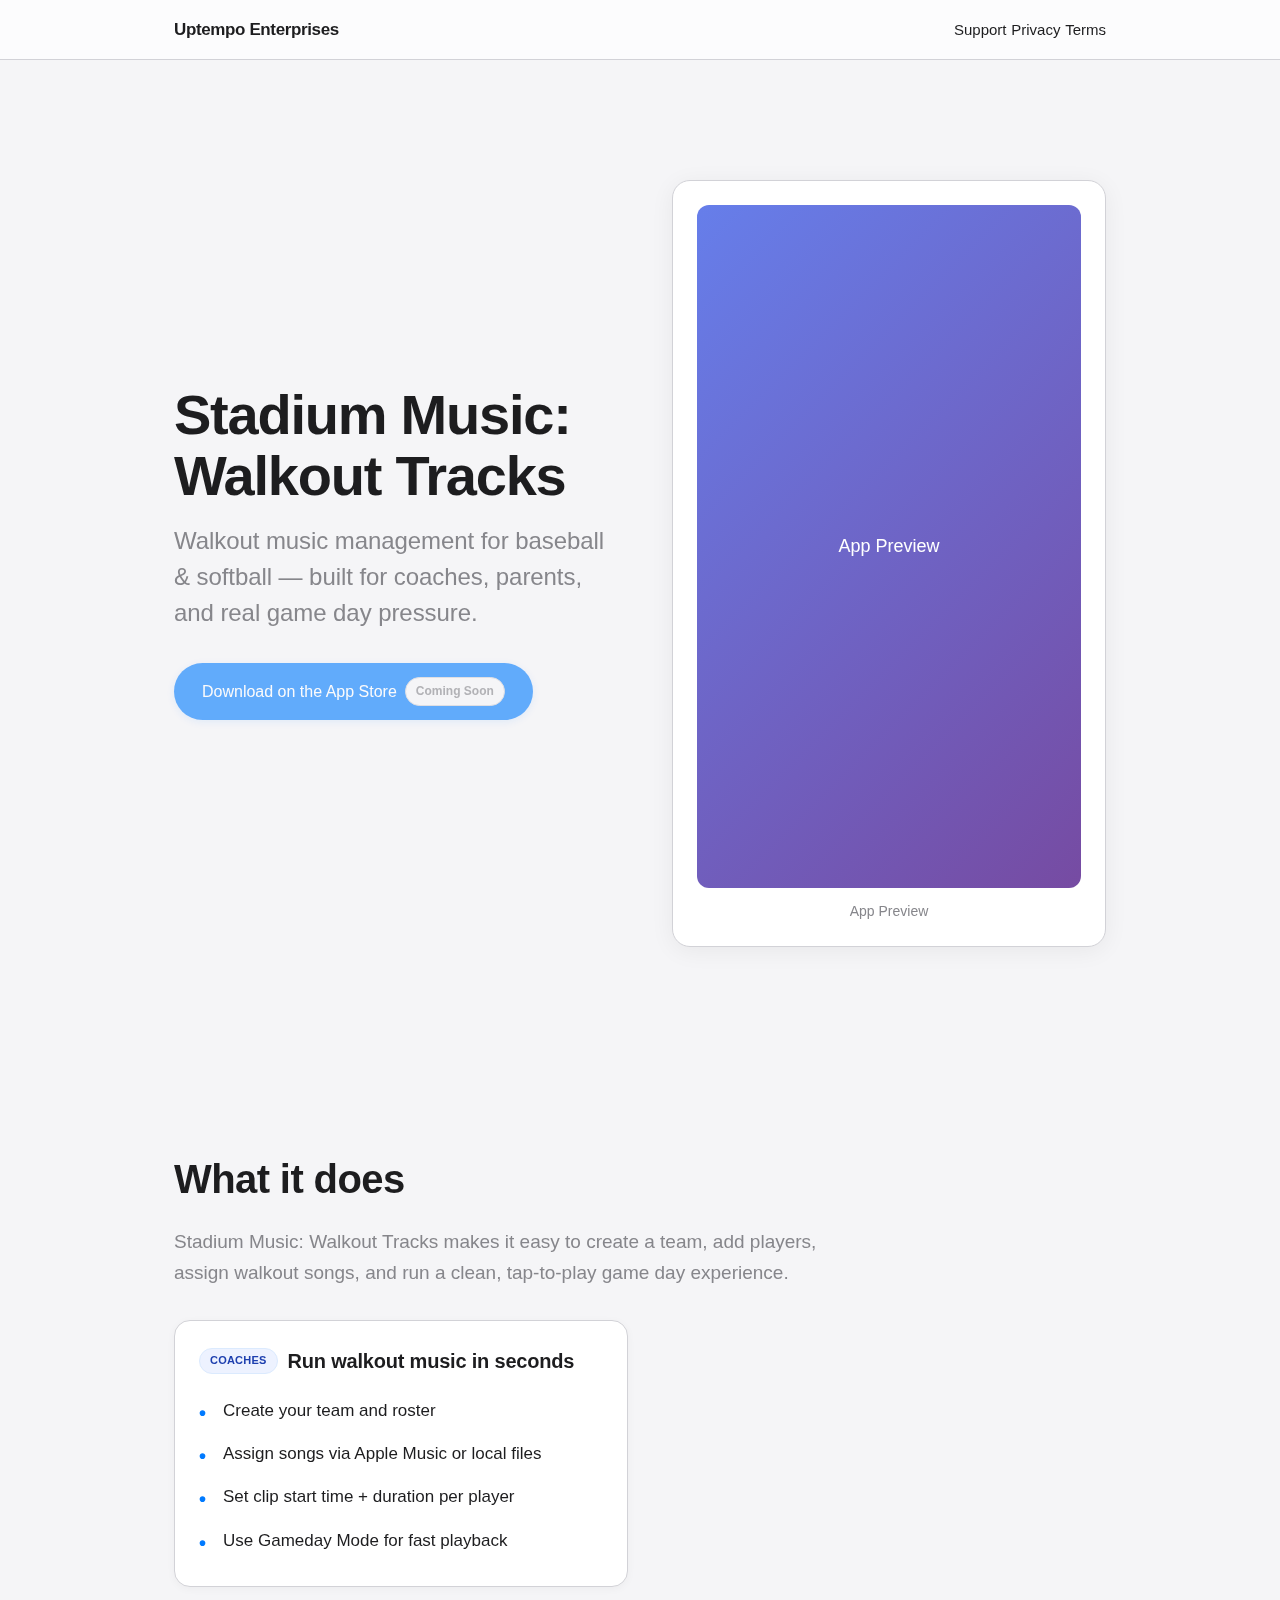
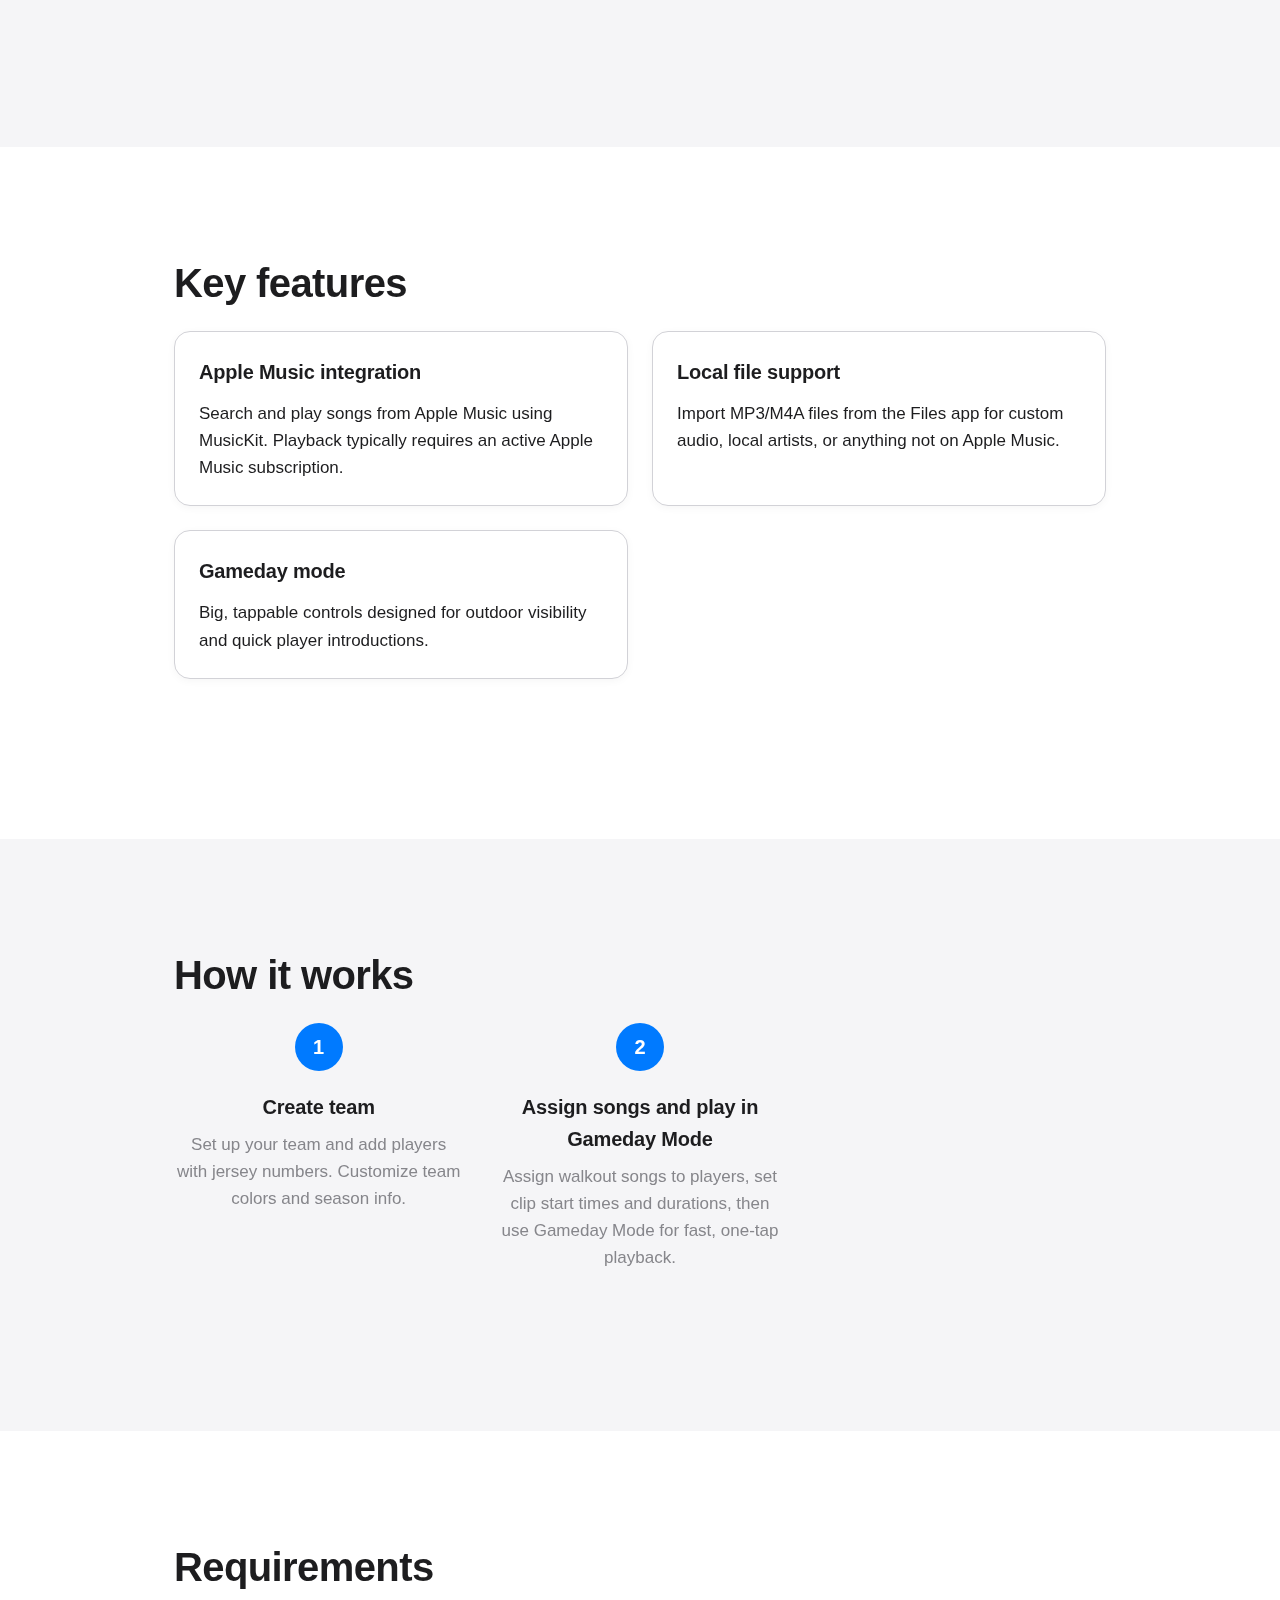
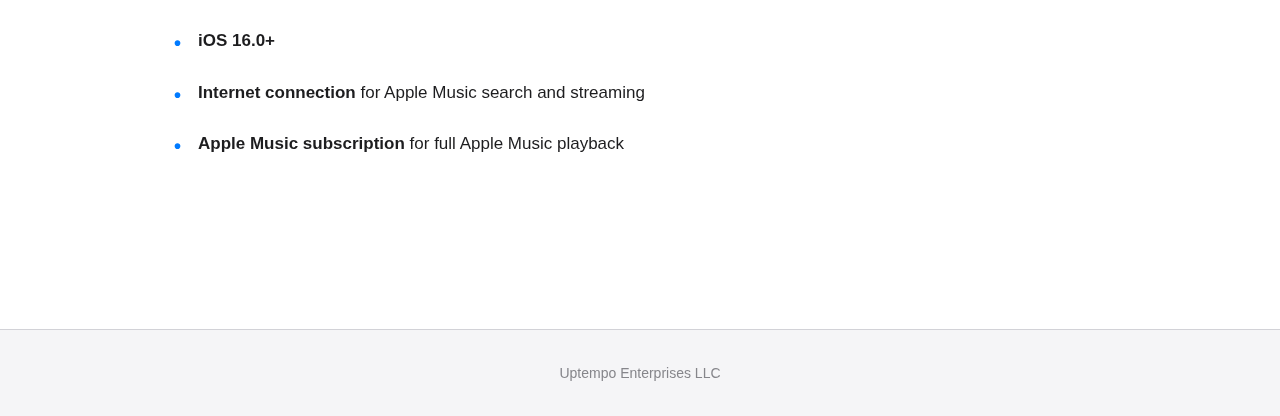
<file: docs/stadium-music.html>
<!DOCTYPE html>
<html lang="en">
<head>
  <meta charset="UTF-8">
  <meta name="viewport" content="width=device-width, initial-scale=1.0">
  <title>Stadium Music: Walkout Tracks - Uptempo Enterprises</title>
  <meta name="description" content="Stadium Music: Walkout Tracks helps baseball and softball coaches manage walkout music. Create teams, assign songs, and play clips in Gameday mode.">
  <link rel="stylesheet" href="./styles.css">
  <style>
    /* Stadium Music specific styles */
    .stadium-music-page {
      background: var(--bg);
    }

    .stadium-hero {
      padding: 120px 0 96px;
    }

    .stadium-hero-content {
      display: grid;
      grid-template-columns: 1fr;
      gap: 48px;
      align-items: center;
    }

    .stadium-hero-text h1 {
      font-size: clamp(40px, 6vw, 56px);
      line-height: 1.1;
      font-weight: 600;
      letter-spacing: -0.022em;
      color: var(--text);
      margin: 0 0 16px 0;
    }

    .stadium-hero-text .subhead {
      font-size: clamp(21px, 3vw, 24px);
      color: var(--muted);
      margin: 0 0 32px 0;
      line-height: 1.5;
      font-weight: 400;
    }

    .cta-group {
      display: flex;
      flex-wrap: wrap;
      gap: 12px;
      margin: 0 0 24px 0;
    }

    .btn-primary {
      display: inline-flex;
      align-items: center;
      justify-content: center;
      padding: 14px 28px;
      background: var(--accent);
      color: var(--white);
      font-size: 16px;
      font-weight: 500;
      border-radius: 980px;
      text-decoration: none;
      transition: all 0.25s ease;
      box-shadow: 0 2px 8px rgba(0, 122, 255, 0.15);
      border: none;
      cursor: pointer;
    }

    .btn-primary:hover {
      background: #0051D5;
      box-shadow: 0 4px 12px rgba(0, 122, 255, 0.25);
      transform: translateY(-1px);
    }

    .btn-primary:disabled,
    .btn-primary.coming-soon {
      opacity: 0.6;
      cursor: not-allowed;
      pointer-events: none;
    }

    .btn-secondary {
      display: inline-flex;
      align-items: center;
      justify-content: center;
      padding: 14px 28px;
      background: transparent;
      color: var(--text);
      font-size: 16px;
      font-weight: 500;
      border-radius: 980px;
      text-decoration: none;
      border: 1px solid var(--border);
      transition: all 0.25s ease;
    }

    .btn-secondary:hover {
      border-color: var(--accent);
      color: var(--accent);
    }

    .coming-soon-chip {
      display: inline-flex;
      align-items: center;
      padding: 4px 10px;
      background: var(--bg);
      border: 1px solid var(--border);
      border-radius: 999px;
      font-size: 12px;
      font-weight: 600;
      color: var(--muted);
      margin-left: 8px;
    }

    .app-preview-card {
      background: var(--white);
      border: 1px solid var(--border);
      border-radius: 18px;
      padding: 24px;
      box-shadow: 0 4px 24px rgba(0,0,0,0.06);
      text-align: center;
    }

    .app-preview-placeholder {
      width: 100%;
      aspect-ratio: 9/16;
      background: linear-gradient(135deg, #667eea 0%, #764ba2 100%);
      border-radius: 12px;
      display: flex;
      align-items: center;
      justify-content: center;
      color: var(--white);
      font-size: 18px;
      font-weight: 500;
      margin: 0 0 12px 0;
    }

    .app-preview-label {
      font-size: 14px;
      color: var(--muted);
      font-weight: 500;
    }

    .section-title {
      font-size: clamp(32px, 4vw, 40px);
      font-weight: 600;
      letter-spacing: -0.015em;
      color: var(--text);
      margin: 0 0 24px 0;
      line-height: 1.2;
    }

    .section-intro {
      font-size: 19px;
      color: var(--muted);
      line-height: 1.6;
      margin: 0 0 32px 0;
      max-width: 700px;
    }

    .cards-grid-2 {
      display: grid;
      grid-template-columns: 1fr;
      gap: 24px;
      margin: 0 0 48px 0;
    }

    .cards-grid-4 {
      display: grid;
      grid-template-columns: 1fr;
      gap: 24px;
      margin: 0 0 48px 0;
    }

    .card {
      background: var(--white);
      border: 1px solid var(--border);
      border-radius: 16px;
      padding: 24px;
      box-shadow: 0 2px 8px rgba(0,0,0,0.04);
      transition: all 0.25s ease;
    }

    .card:hover {
      box-shadow: 0 4px 16px rgba(0,0,0,0.08);
      transform: translateY(-2px);
    }

    .card-title {
      font-size: 20px;
      font-weight: 600;
      color: var(--text);
      margin: 0 0 12px 0;
      letter-spacing: -0.01em;
      display: flex;
      align-items: center;
      gap: 10px;
    }

    .card-chip {
      display: inline-flex;
      align-items: center;
      padding: 3px 10px;
      background: #EDF2FF;
      border: 1px solid #DBEAFE;
      border-radius: 999px;
      font-size: 11px;
      font-weight: 700;
      letter-spacing: 0.02em;
      color: #1E40AF;
      text-transform: uppercase;
    }

    .card p {
      font-size: 17px;
      color: var(--text);
      line-height: 1.6;
      margin: 0;
    }

    .card ul {
      list-style: none;
      padding: 0;
      margin: 0;
    }

    .card li {
      padding: 8px 0 8px 24px;
      position: relative;
      font-size: 17px;
      color: var(--text);
      line-height: 1.6;
    }

    .card li:before {
      content: "•";
      position: absolute;
      left: 0;
      color: var(--accent);
      font-weight: 600;
      font-size: 20px;
    }

    .steps-grid {
      display: grid;
      grid-template-columns: 1fr;
      gap: 32px;
      margin: 0 0 48px 0;
    }

    .step {
      display: flex;
      gap: 20px;
      align-items: flex-start;
    }

    .step-number {
      flex-shrink: 0;
      width: 48px;
      height: 48px;
      border-radius: 50%;
      background: var(--accent);
      color: var(--white);
      display: flex;
      align-items: center;
      justify-content: center;
      font-size: 20px;
      font-weight: 600;
    }

    .step-content h3 {
      font-size: 20px;
      font-weight: 600;
      color: var(--text);
      margin: 0 0 8px 0;
      letter-spacing: -0.01em;
    }

    .step-content p {
      font-size: 17px;
      color: var(--muted);
      line-height: 1.6;
      margin: 0;
    }

    .requirements-list {
      list-style: none;
      padding: 0;
      margin: 0 0 48px 0;
    }

    .requirements-list li {
      padding: 12px 0 12px 24px;
      position: relative;
      font-size: 17px;
      color: var(--text);
      line-height: 1.6;
    }

    .requirements-list li:before {
      content: "•";
      position: absolute;
      left: 0;
      color: var(--accent);
      font-weight: 600;
      font-size: 20px;
    }

    .requirements-list strong {
      color: var(--text);
      font-weight: 600;
    }

    @media (min-width: 900px) {
      .stadium-hero-content {
        grid-template-columns: 1fr 1fr;
        gap: 64px;
      }

      .cards-grid-2 {
        grid-template-columns: 1fr 1fr;
      }

      .cards-grid-4 {
        grid-template-columns: 1fr 1fr;
      }

      .steps-grid {
        grid-template-columns: repeat(3, 1fr);
      }

      .step {
        flex-direction: column;
        text-align: center;
      }

      .step-number {
        margin: 0 auto;
      }
    }

    @media (max-width: 768px) {
      .stadium-hero {
        padding: 88px 0 72px;
      }

      .cta-group {
        flex-direction: column;
      }

      .btn-primary,
      .btn-secondary {
        width: 100%;
        justify-content: center;
      }
    }
  </style>
</head>
<body class="stadium-music-page">
  <header class="site-header" role="banner">
    <div class="container header-container">
      <a href="/" class="logo">Uptempo Enterprises</a>
      <nav class="main-nav">
        <a href="/support.html">Support</a>
        <a href="stadium-music/privacy-policy.html">Privacy</a>
        <a href="stadium-music/terms-of-service.html">Terms</a>
      </nav>
    </div>
  </header>

  <main role="main">
    <!-- Hero Section -->
    <section class="stadium-hero">
      <div class="container">
        <div class="stadium-hero-content">
          <div class="stadium-hero-text">
            <h1>Stadium Music: Walkout Tracks</h1>
            <p class="subhead">Walkout music management for baseball &amp; softball — built for coaches, parents, and real game day pressure.</p>

            <div class="cta-group">
              <a href="#" class="btn-primary coming-soon" disabled aria-label="Download on the App Store (coming soon)">
                Download on the App Store
                <span class="coming-soon-chip">Coming Soon</span>
              </a>
            </div>
          </div>

          <div class="app-preview-card">
            <div class="app-preview-placeholder" aria-hidden="true">App Preview</div>
            <p class="app-preview-label">App Preview</p>
          </div>
        </div>
      </div>
    </section>

    <!-- What it does -->
    <section class="section">
      <div class="container">
        <h2 class="section-title">What it does</h2>
        <p class="section-intro">
          Stadium Music: Walkout Tracks makes it easy to create a team, add players, assign walkout songs, and run a clean, tap-to-play game day experience.
        </p>

        <div class="cards-grid-2">
          <div class="card">
            <div class="card-title">
              <span class="card-chip">COACHES</span>
              Run walkout music in seconds
            </div>
            <ul>
              <li>Create your team and roster</li>
              <li>Assign songs via Apple Music or local files</li>
              <li>Set clip start time + duration per player</li>
              <li>Use Gameday Mode for fast playback</li>
            </ul>
          </div>

        </div>
      </div>
    </section>

    <!-- Key features -->
    <section class="section products">
      <div class="container">
        <h2 class="section-title">Key features</h2>
        
        <div class="cards-grid-4">
          <div class="card">
            <div class="card-title">Apple Music integration</div>
            <p>Search and play songs from Apple Music using MusicKit. Playback typically requires an active Apple Music subscription.</p>
          </div>

          <div class="card">
            <div class="card-title">Local file support</div>
            <p>Import MP3/M4A files from the Files app for custom audio, local artists, or anything not on Apple Music.</p>
          </div>

          <div class="card">
            <div class="card-title">Gameday mode</div>
            <p>Big, tappable controls designed for outdoor visibility and quick player introductions.</p>
          </div>
        </div>
      </div>
    </section>

    <!-- How it works -->
    <section class="section">
      <div class="container">
        <h2 class="section-title">How it works</h2>
        
        <div class="steps-grid">
          <div class="step">
            <div class="step-number" aria-hidden="true">1</div>
            <div class="step-content">
              <h3>Create team</h3>
              <p>Set up your team and add players with jersey numbers. Customize team colors and season info.</p>
            </div>
          </div>

          <div class="step">
            <div class="step-number" aria-hidden="true">2</div>
            <div class="step-content">
              <h3>Assign songs and play in Gameday Mode</h3>
              <p>Assign walkout songs to players, set clip start times and durations, then use Gameday Mode for fast, one-tap playback.</p>
            </div>
          </div>
        </div>
      </div>
    </section>

    <!-- Requirements -->
    <section class="section products">
      <div class="container">
        <h2 class="section-title">Requirements</h2>
        
        <ul class="requirements-list">
          <li><strong>iOS 16.0+</strong></li>
          <li><strong>Internet connection</strong> for Apple Music search and streaming</li>
          <li><strong>Apple Music subscription</strong> for full Apple Music playback</li>
        </ul>
      </div>
    </section>

  </main>

  <footer class="site-footer" role="contentinfo">
    <div class="container">
      <div>Uptempo Enterprises LLC</div>
    </div>
  </footer>
</body>
</html>
</file>
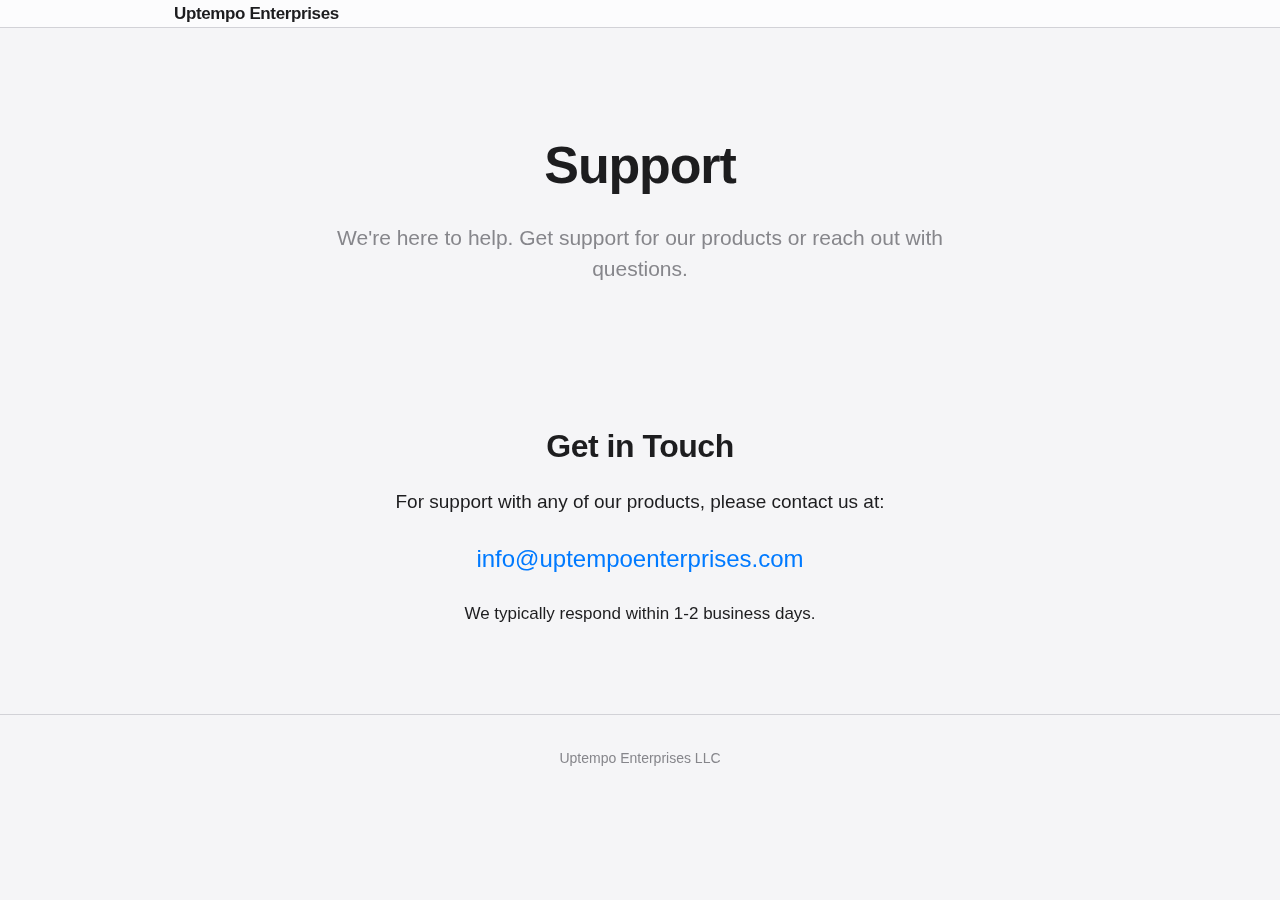
<file: docs/support.html>
<!DOCTYPE html>
<html lang="en">
  <head>
    <meta charset="utf-8" />
    <meta name="viewport" content="width=device-width, initial-scale=1" />
    <title>Support — Uptempo Enterprises</title>
    <meta name="description" content="Get help with GoTime, Growbie, and other Uptempo Enterprises products." />
    <link rel="icon" href="./assets/favicon.svg" />
    <link rel="stylesheet" href="./styles.css" />
  </head>
  <body>
    <header class="site-header" role="banner">
      <div class="container">
        <a href="/" class="logo">Uptempo Enterprises</a>
      </div>
    </header>

    <main role="main">
      <section class="section support-hero">
        <div class="container">
          <h1>Support</h1>
          <p class="support-intro">We're here to help. Get support for our products or reach out with questions.</p>
        </div>
      </section>

      <section class="section support-contact">
        <div class="container">
          <h2>Get in Touch</h2>
          <p>For support with any of our products, please contact us at:</p>
          <p class="support-email"><a href="mailto:info@uptempoenterprises.com">info@uptempoenterprises.com</a></p>
          <p class="support-note">We typically respond within 1-2 business days.</p>
        </div>
      </section>


    </main>

    <footer class="site-footer" role="contentinfo">
      <div class="container">
        <div>Uptempo Enterprises LLC</div>
      </div>
    </footer>
  </body>
</html>
</file>
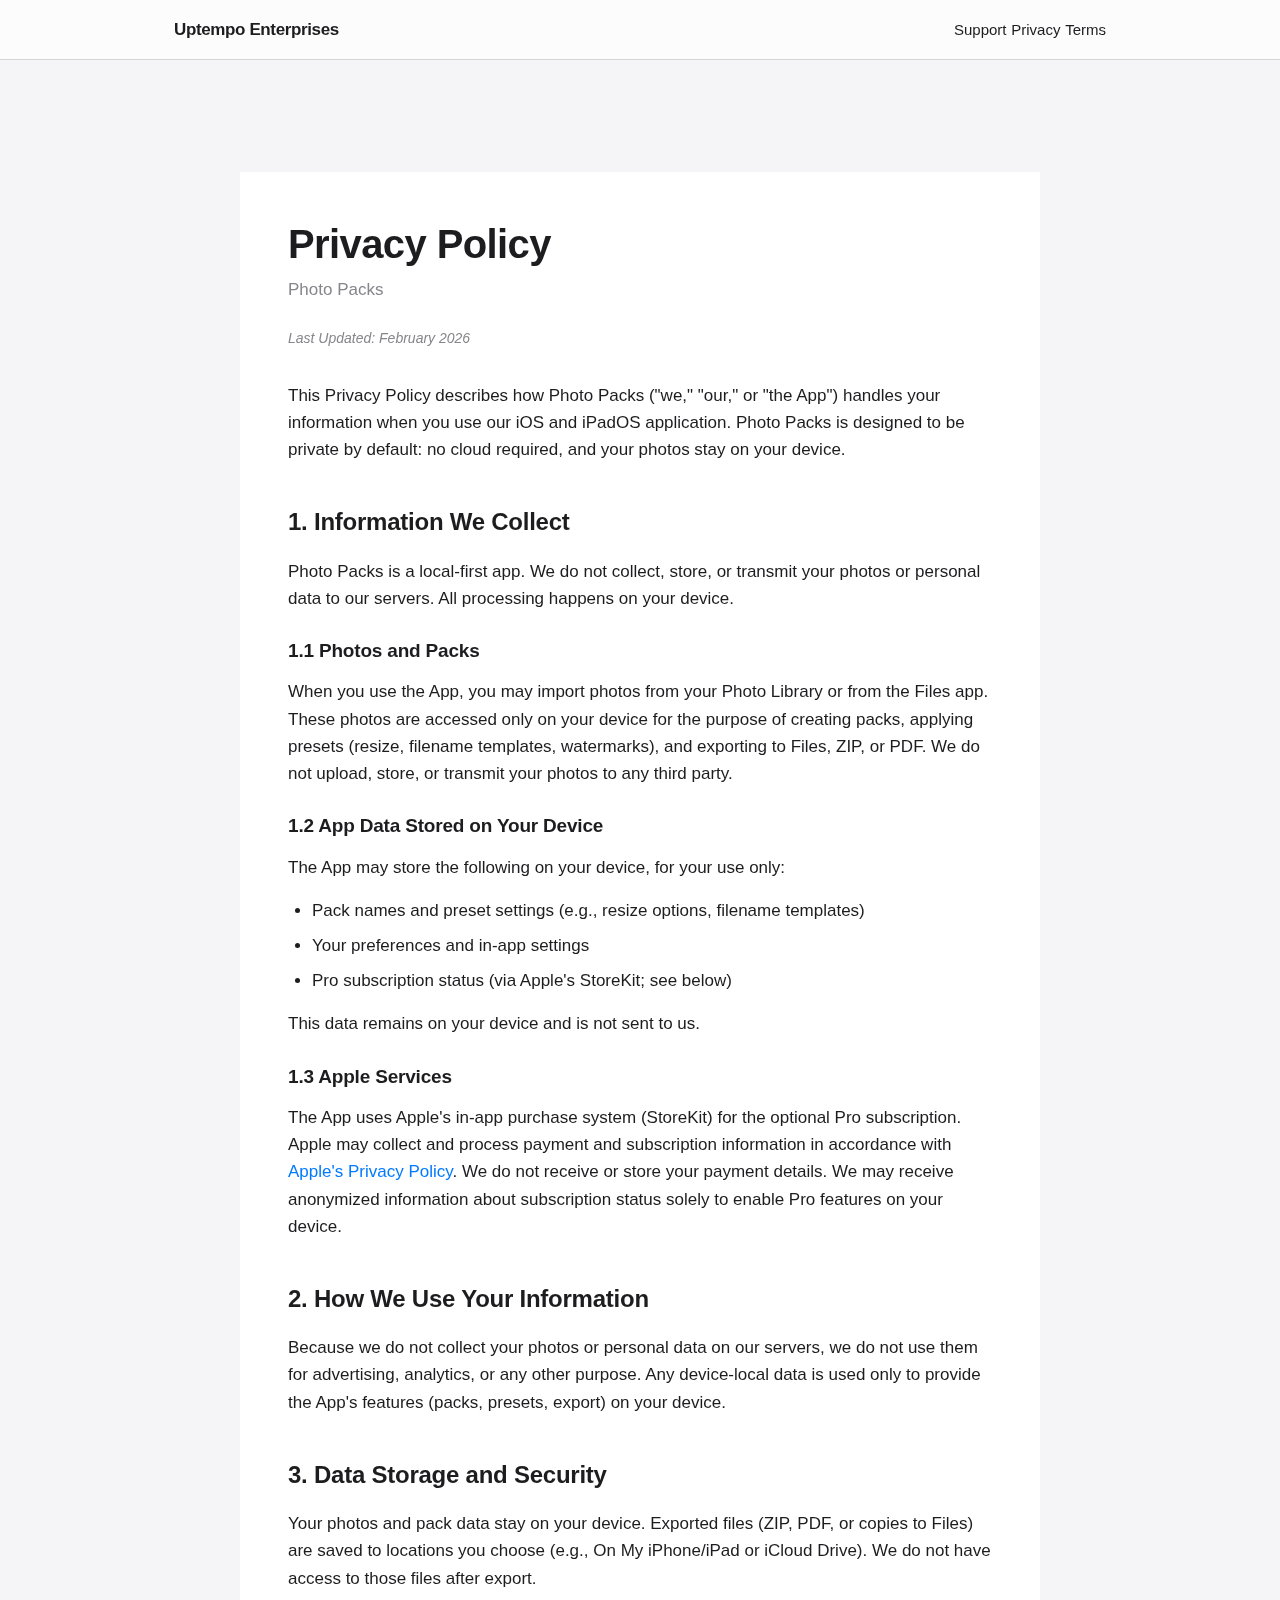
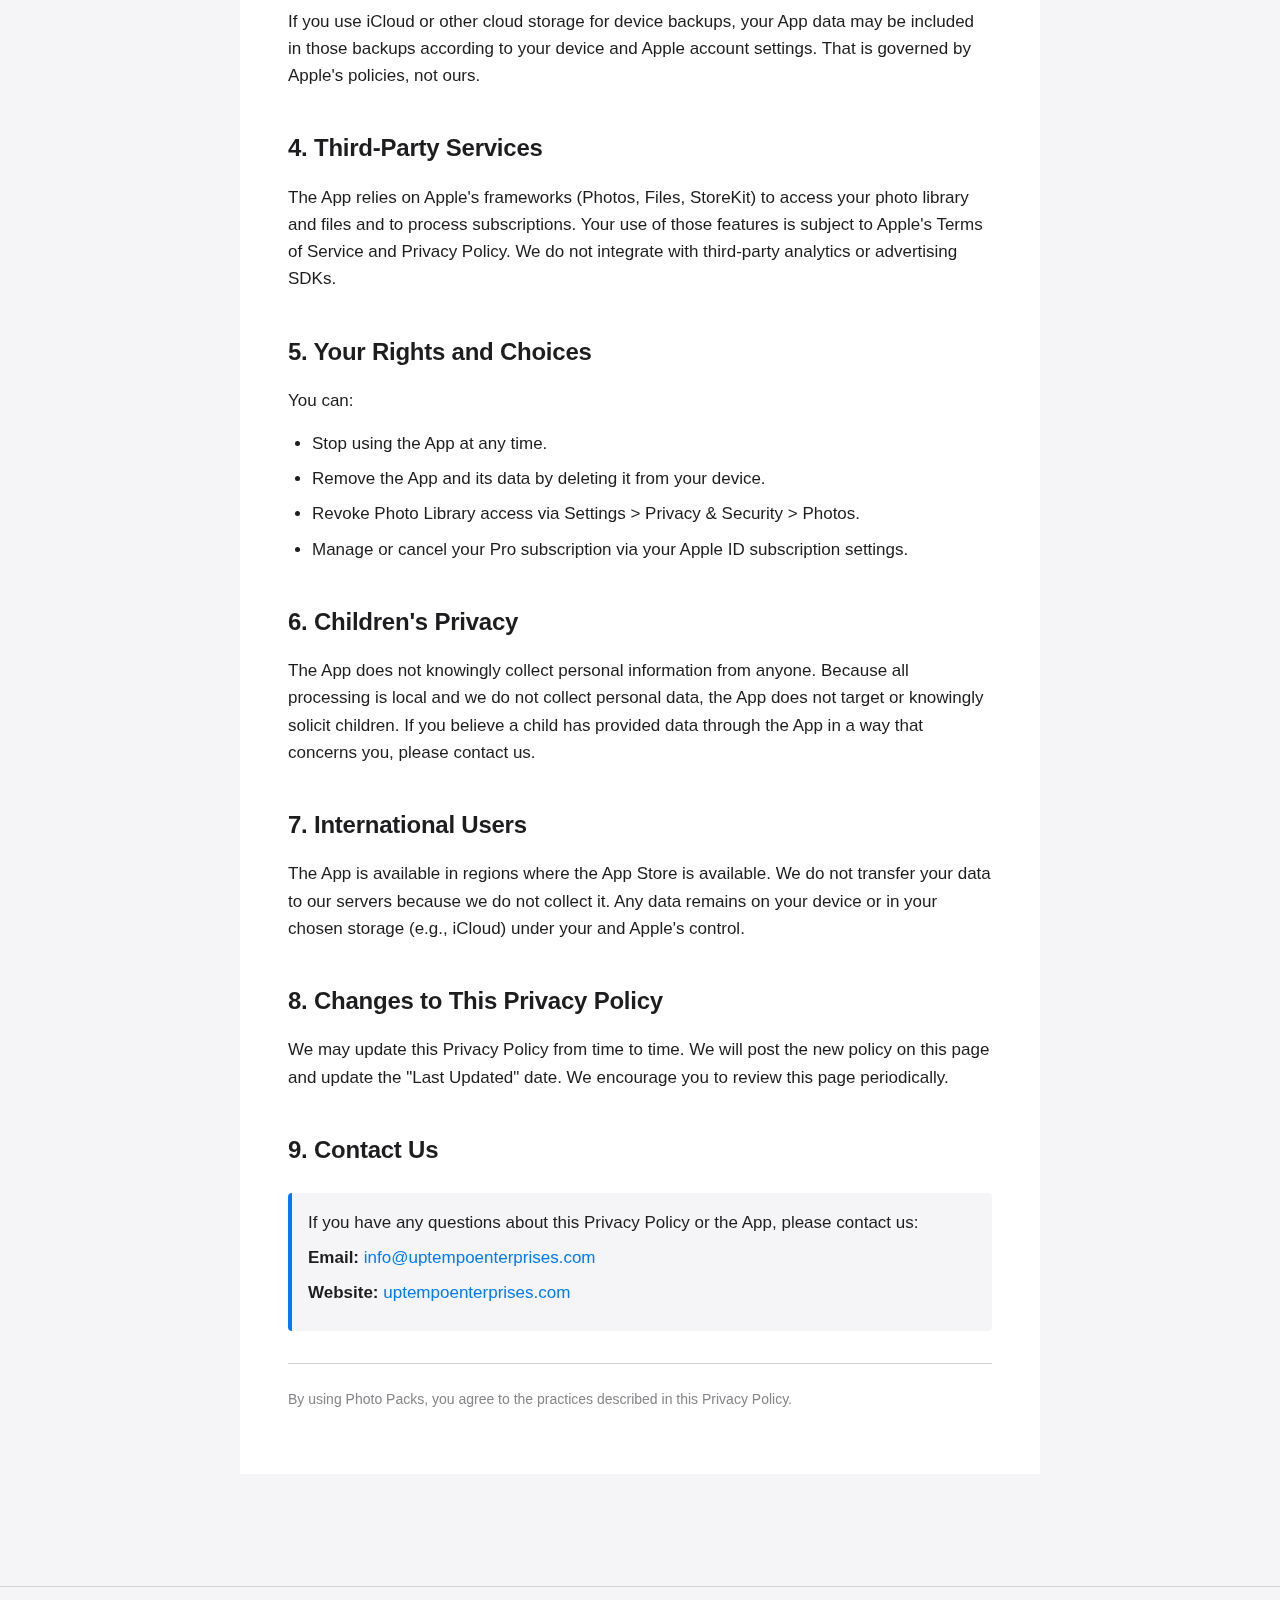
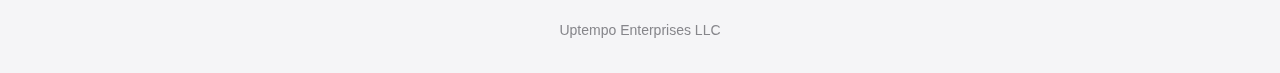
<file: docs/photo-gallery-pack/privacy-policy.html>
<!DOCTYPE html>
<html lang="en">
<head>
  <meta charset="UTF-8">
  <meta name="viewport" content="width=device-width, initial-scale=1.0">
  <title>Privacy Policy - Photo Packs</title>
  <link rel="stylesheet" href="../styles.css">
  <style>
    .legal-page {
      background: var(--bg);
    }

    .legal-content {
      background: var(--white);
      padding: 48px;
      border-radius: 0;
      max-width: 800px;
      margin: 0 auto;
    }

    .legal-content h1 {
      font-size: clamp(32px, 4vw, 40px);
      font-weight: 600;
      letter-spacing: -0.015em;
      color: var(--text);
      margin: 0 0 8px 0;
      line-height: 1.2;
    }

    .legal-content .subtitle {
      font-size: 17px;
      color: var(--muted);
      margin: 0 0 24px 0;
    }

    .legal-content .last-updated {
      color: var(--muted);
      font-size: 14px;
      font-style: italic;
      margin: 0 0 32px 0;
    }

    .legal-content h2 {
      font-size: 24px;
      font-weight: 600;
      letter-spacing: -0.01em;
      color: var(--text);
      margin: 40px 0 16px 0;
    }

    .legal-content h3 {
      font-size: 19px;
      font-weight: 600;
      letter-spacing: -0.01em;
      color: var(--text);
      margin: 24px 0 12px 0;
    }

    .legal-content p {
      font-size: 17px;
      line-height: 1.6;
      color: var(--text);
      margin: 0 0 16px 0;
    }

    .legal-content ul,
    .legal-content ol {
      margin: 0 0 16px 24px;
    }

    .legal-content li {
      font-size: 17px;
      line-height: 1.6;
      color: var(--text);
      margin: 0 0 8px 0;
    }

    .legal-content .contact-info {
      background: var(--bg);
      border-left: 4px solid var(--accent);
      padding: 16px;
      margin: 24px 0;
      border-radius: 4px;
    }

    .legal-content .contact-info p {
      margin: 0 0 8px 0;
    }

    .legal-content a {
      color: var(--accent);
      text-decoration: none;
      transition: opacity 0.25s ease-in-out;
    }

    .legal-content a:hover {
      opacity: 0.75;
    }

    .legal-content strong {
      font-weight: 600;
      color: var(--text);
    }

    .legal-content .fineprint {
      margin-top: 32px;
      padding-top: 24px;
      border-top: 0.5px solid var(--border);
      font-size: 14px;
      color: var(--muted);
      line-height: 1.6;
    }

    @media (max-width: 768px) {
      .legal-content {
        padding: 24px;
      }
    }
  </style>
</head>
<body class="legal-page">
  <header class="site-header" role="banner">
    <div class="container header-container">
      <a href="/" class="logo">Uptempo Enterprises</a>
      <nav class="main-nav">
        <a href="/support.html">Support</a>
        <a href="privacy-policy.html">Privacy</a>
        <a href="terms-of-service.html">Terms</a>
      </nav>
    </div>
  </header>

  <main role="main">
    <section class="section">
      <div class="container">
        <div class="legal-content">
          <h1>Privacy Policy</h1>
          <p class="subtitle">Photo Packs</p>
          <p class="last-updated">Last Updated: February 2026</p>

          <p>
            This Privacy Policy describes how Photo Packs ("we," "our," or "the App")
            handles your information when you use our iOS and iPadOS application. Photo Packs
            is designed to be private by default: no cloud required, and your photos stay on your device.
          </p>

          <h2>1. Information We Collect</h2>

          <p>
            Photo Packs is a local-first app. We do not collect, store, or transmit your
            photos or personal data to our servers. All processing happens on your device.
          </p>

          <h3>1.1 Photos and Packs</h3>
          <p>
            When you use the App, you may import photos from your Photo Library or from the Files app.
            These photos are accessed only on your device for the purpose of creating packs, applying
            presets (resize, filename templates, watermarks), and exporting to Files, ZIP, or PDF.
            We do not upload, store, or transmit your photos to any third party.
          </p>

          <h3>1.2 App Data Stored on Your Device</h3>
          <p>The App may store the following on your device, for your use only:</p>
          <ul>
            <li>Pack names and preset settings (e.g., resize options, filename templates)</li>
            <li>Your preferences and in-app settings</li>
            <li>Pro subscription status (via Apple's StoreKit; see below)</li>
          </ul>
          <p>This data remains on your device and is not sent to us.</p>

          <h3>1.3 Apple Services</h3>
          <p>
            The App uses Apple's in-app purchase system (StoreKit) for the optional Pro subscription.
            Apple may collect and process payment and subscription information in accordance with
            <a href="https://www.apple.com/legal/privacy/" target="_blank">Apple's Privacy Policy</a>.
            We do not receive or store your payment details. We may receive anonymized information
            about subscription status solely to enable Pro features on your device.
          </p>

          <h2>2. How We Use Your Information</h2>

          <p>
            Because we do not collect your photos or personal data on our servers, we do not use
            them for advertising, analytics, or any other purpose. Any device-local data is used
            only to provide the App's features (packs, presets, export) on your device.
          </p>

          <h2>3. Data Storage and Security</h2>

          <p>
            Your photos and pack data stay on your device. Exported files (ZIP, PDF, or copies to
            Files) are saved to locations you choose (e.g., On My iPhone/iPad or iCloud Drive).
            We do not have access to those files after export.
          </p>
          <p>
            If you use iCloud or other cloud storage for device backups, your App data may be
            included in those backups according to your device and Apple account settings. That
            is governed by Apple's policies, not ours.
          </p>

          <h2>4. Third-Party Services</h2>

          <p>
            The App relies on Apple's frameworks (Photos, Files, StoreKit) to access your photo
            library and files and to process subscriptions. Your use of those features is subject
            to Apple's Terms of Service and Privacy Policy. We do not integrate with third-party
            analytics or advertising SDKs.
          </p>

          <h2>5. Your Rights and Choices</h2>

          <p>You can:</p>
          <ul>
            <li>Stop using the App at any time.</li>
            <li>Remove the App and its data by deleting it from your device.</li>
            <li>Revoke Photo Library access via Settings &gt; Privacy &amp; Security &gt; Photos.</li>
            <li>Manage or cancel your Pro subscription via your Apple ID subscription settings.</li>
          </ul>

          <h2>6. Children's Privacy</h2>

          <p>
            The App does not knowingly collect personal information from anyone. Because all
            processing is local and we do not collect personal data, the App does not target
            or knowingly solicit children. If you believe a child has provided data through
            the App in a way that concerns you, please contact us.
          </p>

          <h2>7. International Users</h2>

          <p>
            The App is available in regions where the App Store is available. We do not transfer
            your data to our servers because we do not collect it. Any data remains on your device
            or in your chosen storage (e.g., iCloud) under your and Apple's control.
          </p>

          <h2>8. Changes to This Privacy Policy</h2>

          <p>
            We may update this Privacy Policy from time to time. We will post the new policy on
            this page and update the "Last Updated" date. We encourage you to review this page
            periodically.
          </p>

          <h2>9. Contact Us</h2>

          <div class="contact-info">
            <p>
              If you have any questions about this Privacy Policy or the App, please contact us:
            </p>
            <p>
              <strong>Email:</strong> <a href="mailto:info@uptempoenterprises.com">info@uptempoenterprises.com</a>
            </p>
            <p>
              <strong>Website:</strong> <a href="https://uptempoenterprises.com" target="_blank">uptempoenterprises.com</a>
            </p>
          </div>

          <p class="fineprint">
            By using Photo Packs, you agree to the practices described in this Privacy Policy.
          </p>
        </div>
      </div>
    </section>
  </main>

  <footer class="site-footer" role="contentinfo">
    <div class="container">
      <div>Uptempo Enterprises LLC</div>
    </div>
  </footer>
</body>
</html>
</file>
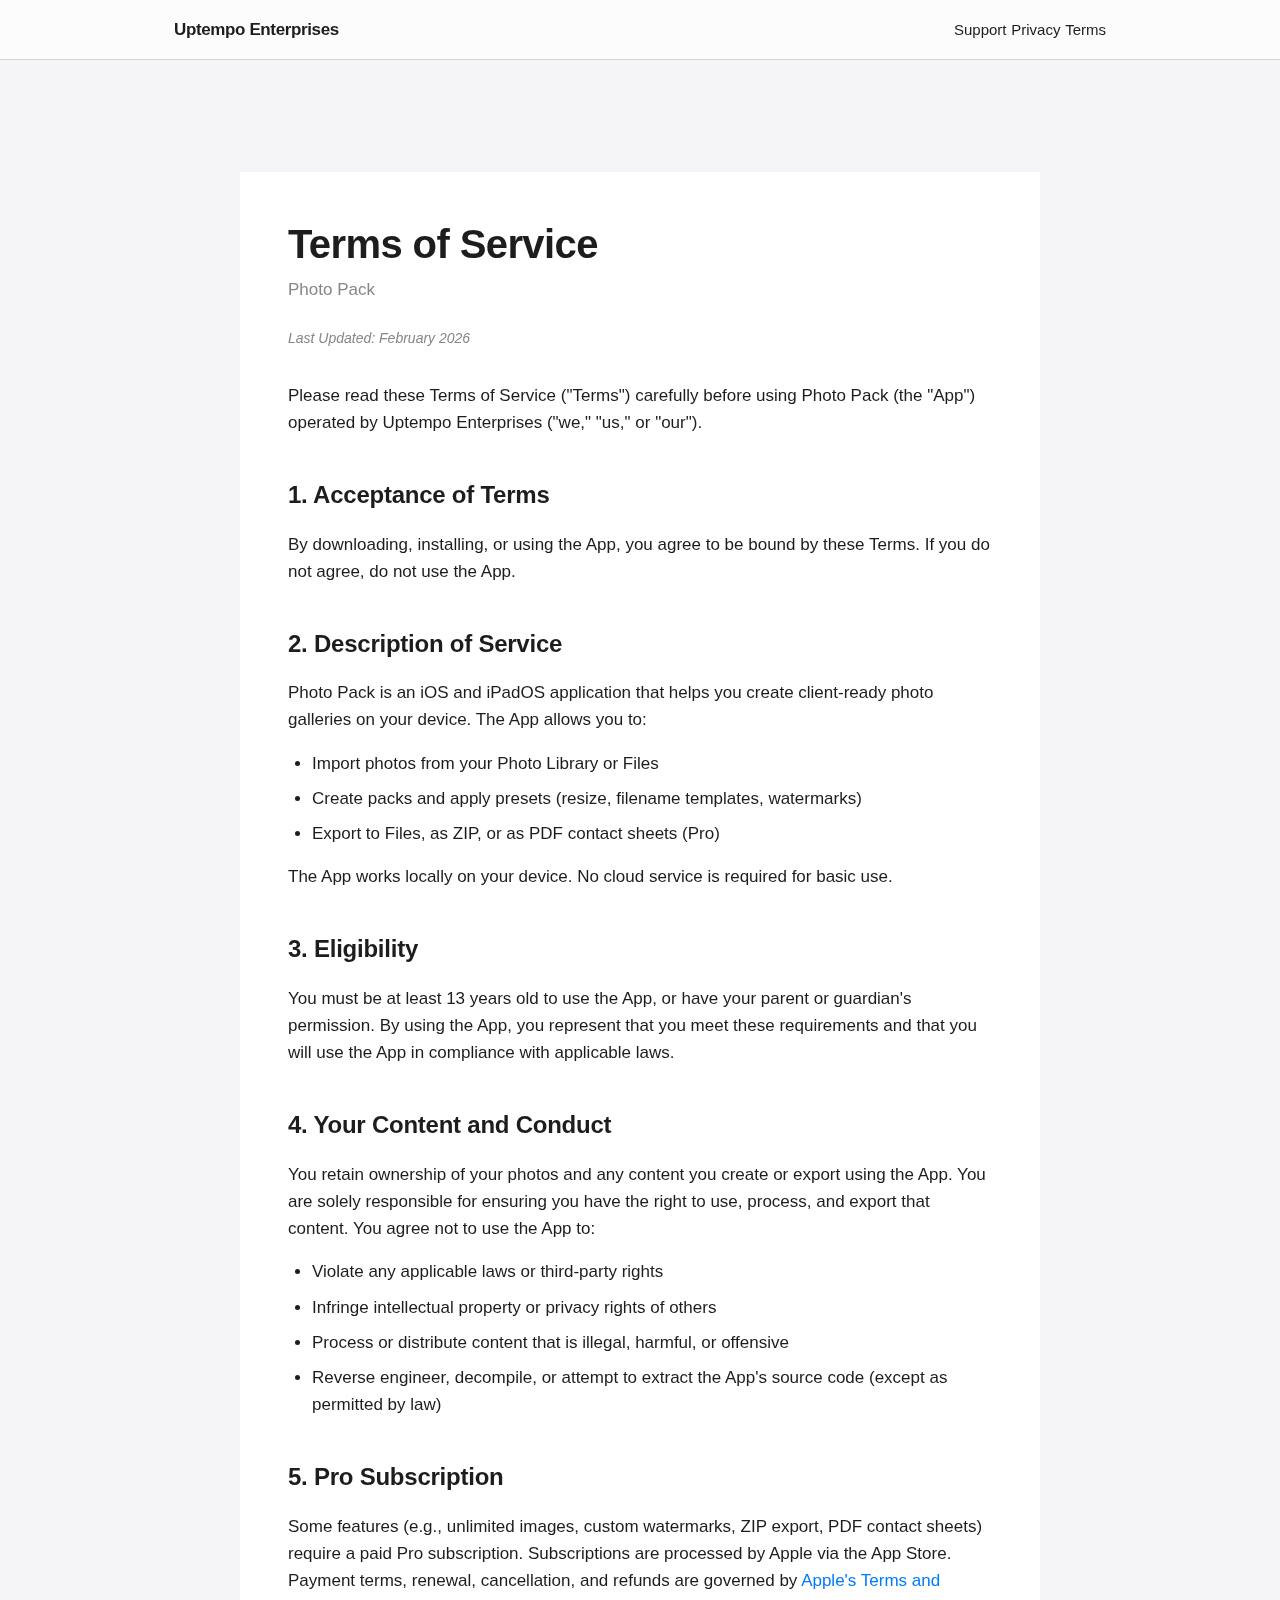
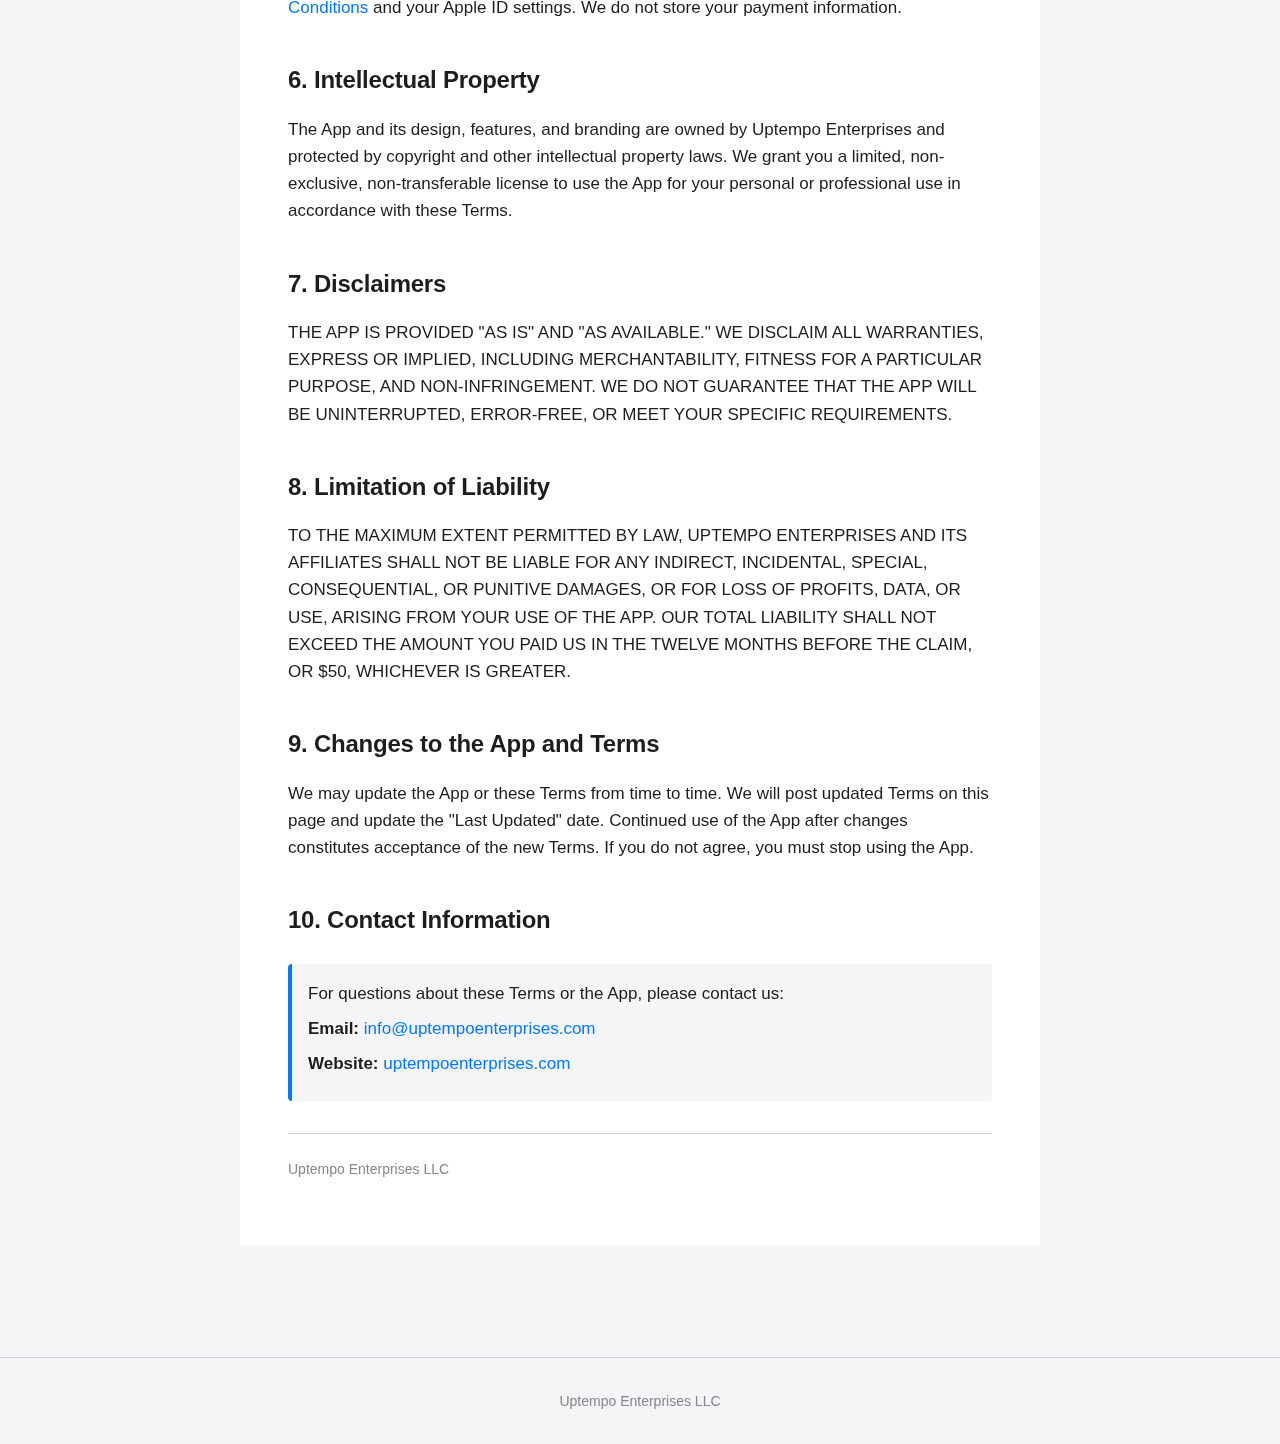
<file: docs/photo-gallery-pack/terms-of-service.html>
<!DOCTYPE html>
<html lang="en">
<head>
  <meta charset="UTF-8">
  <meta name="viewport" content="width=device-width, initial-scale=1.0">
  <title>Terms of Service - Photo Pack</title>
  <link rel="stylesheet" href="../styles.css">
  <style>
    .legal-page {
      background: var(--bg);
    }

    .legal-content {
      background: var(--white);
      padding: 48px;
      border-radius: 0;
      max-width: 800px;
      margin: 0 auto;
    }

    .legal-content h1 {
      font-size: clamp(32px, 4vw, 40px);
      font-weight: 600;
      letter-spacing: -0.015em;
      color: var(--text);
      margin: 0 0 8px 0;
      line-height: 1.2;
    }

    .legal-content .subtitle {
      font-size: 17px;
      color: var(--muted);
      margin: 0 0 24px 0;
    }

    .legal-content .last-updated {
      color: var(--muted);
      font-size: 14px;
      font-style: italic;
      margin: 0 0 32px 0;
    }

    .legal-content h2 {
      font-size: 24px;
      font-weight: 600;
      letter-spacing: -0.01em;
      color: var(--text);
      margin: 40px 0 16px 0;
    }

    .legal-content h3 {
      font-size: 19px;
      font-weight: 600;
      letter-spacing: -0.01em;
      color: var(--text);
      margin: 24px 0 12px 0;
    }

    .legal-content p {
      font-size: 17px;
      line-height: 1.6;
      color: var(--text);
      margin: 0 0 16px 0;
    }

    .legal-content ul,
    .legal-content ol {
      margin: 0 0 16px 24px;
    }

    .legal-content li {
      font-size: 17px;
      line-height: 1.6;
      color: var(--text);
      margin: 0 0 8px 0;
    }

    .legal-content .contact-info {
      background: var(--bg);
      border-left: 4px solid var(--accent);
      padding: 16px;
      margin: 24px 0;
      border-radius: 4px;
    }

    .legal-content .contact-info p {
      margin: 0 0 8px 0;
    }

    .legal-content a {
      color: var(--accent);
      text-decoration: none;
      transition: opacity 0.25s ease-in-out;
    }

    .legal-content a:hover {
      opacity: 0.75;
    }

    .legal-content strong {
      font-weight: 600;
      color: var(--text);
    }

    .legal-content .fineprint {
      margin-top: 32px;
      padding-top: 24px;
      border-top: 0.5px solid var(--border);
      font-size: 14px;
      color: var(--muted);
      line-height: 1.6;
    }

    @media (max-width: 768px) {
      .legal-content {
        padding: 24px;
      }
    }
  </style>
</head>
<body class="legal-page">
  <header class="site-header" role="banner">
    <div class="container header-container">
      <a href="/" class="logo">Uptempo Enterprises</a>
      <nav class="main-nav">
        <a href="/support.html">Support</a>
        <a href="privacy-policy.html">Privacy</a>
        <a href="terms-of-service.html">Terms</a>
      </nav>
    </div>
  </header>

  <main role="main">
    <section class="section">
      <div class="container">
        <div class="legal-content">
          <h1>Terms of Service</h1>
          <p class="subtitle">Photo Pack</p>
          <p class="last-updated">Last Updated: February 2026</p>

          <p>
            Please read these Terms of Service ("Terms") carefully before using Photo Pack
            (the "App") operated by Uptempo Enterprises ("we," "us," or "our").
          </p>

          <h2>1. Acceptance of Terms</h2>

          <p>
            By downloading, installing, or using the App, you agree to be bound by these Terms.
            If you do not agree, do not use the App.
          </p>

          <h2>2. Description of Service</h2>

          <p>
            Photo Pack is an iOS and iPadOS application that helps you create client-ready
            photo galleries on your device. The App allows you to:
          </p>
          <ul>
            <li>Import photos from your Photo Library or Files</li>
            <li>Create packs and apply presets (resize, filename templates, watermarks)</li>
            <li>Export to Files, as ZIP, or as PDF contact sheets (Pro)</li>
          </ul>
          <p>
            The App works locally on your device. No cloud service is required for basic use.
          </p>

          <h2>3. Eligibility</h2>

          <p>
            You must be at least 13 years old to use the App, or have your parent or guardian's
            permission. By using the App, you represent that you meet these requirements and that
            you will use the App in compliance with applicable laws.
          </p>

          <h2>4. Your Content and Conduct</h2>

          <p>
            You retain ownership of your photos and any content you create or export using the App.
            You are solely responsible for ensuring you have the right to use, process, and export
            that content. You agree not to use the App to:
          </p>
          <ul>
            <li>Violate any applicable laws or third-party rights</li>
            <li>Infringe intellectual property or privacy rights of others</li>
            <li>Process or distribute content that is illegal, harmful, or offensive</li>
            <li>Reverse engineer, decompile, or attempt to extract the App's source code (except as permitted by law)</li>
          </ul>

          <h2>5. Pro Subscription</h2>

          <p>
            Some features (e.g., unlimited images, custom watermarks, ZIP export, PDF contact sheets)
            require a paid Pro subscription. Subscriptions are processed by Apple via the App Store.
            Payment terms, renewal, cancellation, and refunds are governed by
            <a href="https://www.apple.com/legal/internet-services/itunes/" target="_blank">Apple's Terms and Conditions</a>
            and your Apple ID settings. We do not store your payment information.
          </p>

          <h2>6. Intellectual Property</h2>

          <p>
            The App and its design, features, and branding are owned by Uptempo Enterprises and
            protected by copyright and other intellectual property laws. We grant you a limited,
            non-exclusive, non-transferable license to use the App for your personal or professional
            use in accordance with these Terms.
          </p>

          <h2>7. Disclaimers</h2>

          <p>
            THE APP IS PROVIDED "AS IS" AND "AS AVAILABLE." WE DISCLAIM ALL WARRANTIES, EXPRESS OR
            IMPLIED, INCLUDING MERCHANTABILITY, FITNESS FOR A PARTICULAR PURPOSE, AND NON-INFRINGEMENT.
            WE DO NOT GUARANTEE THAT THE APP WILL BE UNINTERRUPTED, ERROR-FREE, OR MEET YOUR SPECIFIC
            REQUIREMENTS.
          </p>

          <h2>8. Limitation of Liability</h2>

          <p>
            TO THE MAXIMUM EXTENT PERMITTED BY LAW, UPTEMPO ENTERPRISES AND ITS AFFILIATES SHALL NOT
            BE LIABLE FOR ANY INDIRECT, INCIDENTAL, SPECIAL, CONSEQUENTIAL, OR PUNITIVE DAMAGES, OR
            FOR LOSS OF PROFITS, DATA, OR USE, ARISING FROM YOUR USE OF THE APP. OUR TOTAL LIABILITY
            SHALL NOT EXCEED THE AMOUNT YOU PAID US IN THE TWELVE MONTHS BEFORE THE CLAIM, OR $50,
            WHICHEVER IS GREATER.
          </p>

          <h2>9. Changes to the App and Terms</h2>

          <p>
            We may update the App or these Terms from time to time. We will post updated Terms on
            this page and update the "Last Updated" date. Continued use of the App after changes
            constitutes acceptance of the new Terms. If you do not agree, you must stop using the App.
          </p>

          <h2>10. Contact Information</h2>

          <div class="contact-info">
            <p>
              For questions about these Terms or the App, please contact us:
            </p>
            <p>
              <strong>Email:</strong> <a href="mailto:info@uptempoenterprises.com">info@uptempoenterprises.com</a>
            </p>
            <p>
              <strong>Website:</strong> <a href="https://uptempoenterprises.com" target="_blank">uptempoenterprises.com</a>
            </p>
          </div>

          <p class="fineprint">
            Uptempo Enterprises LLC
          </p>
        </div>
      </div>
    </section>
  </main>

  <footer class="site-footer" role="contentinfo">
    <div class="container">
      <div>Uptempo Enterprises LLC</div>
    </div>
  </footer>
</body>
</html>
</file>
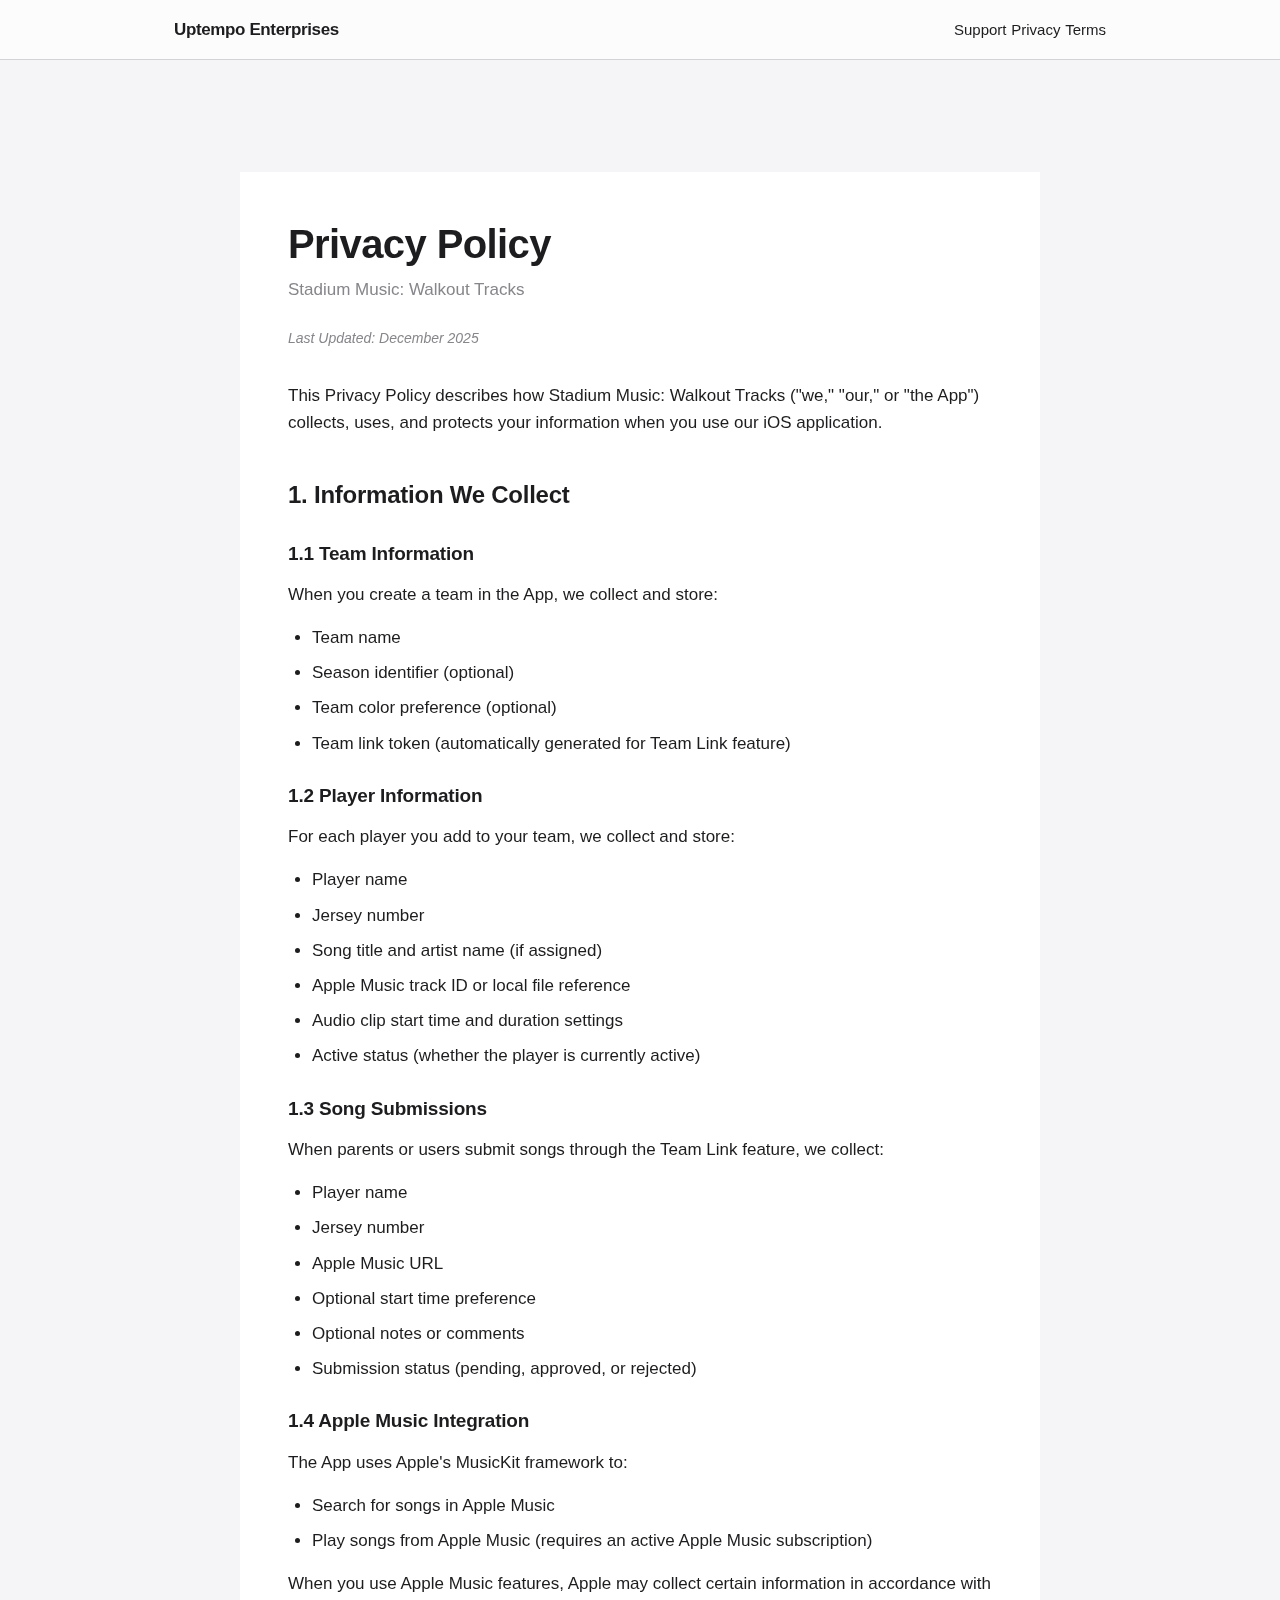
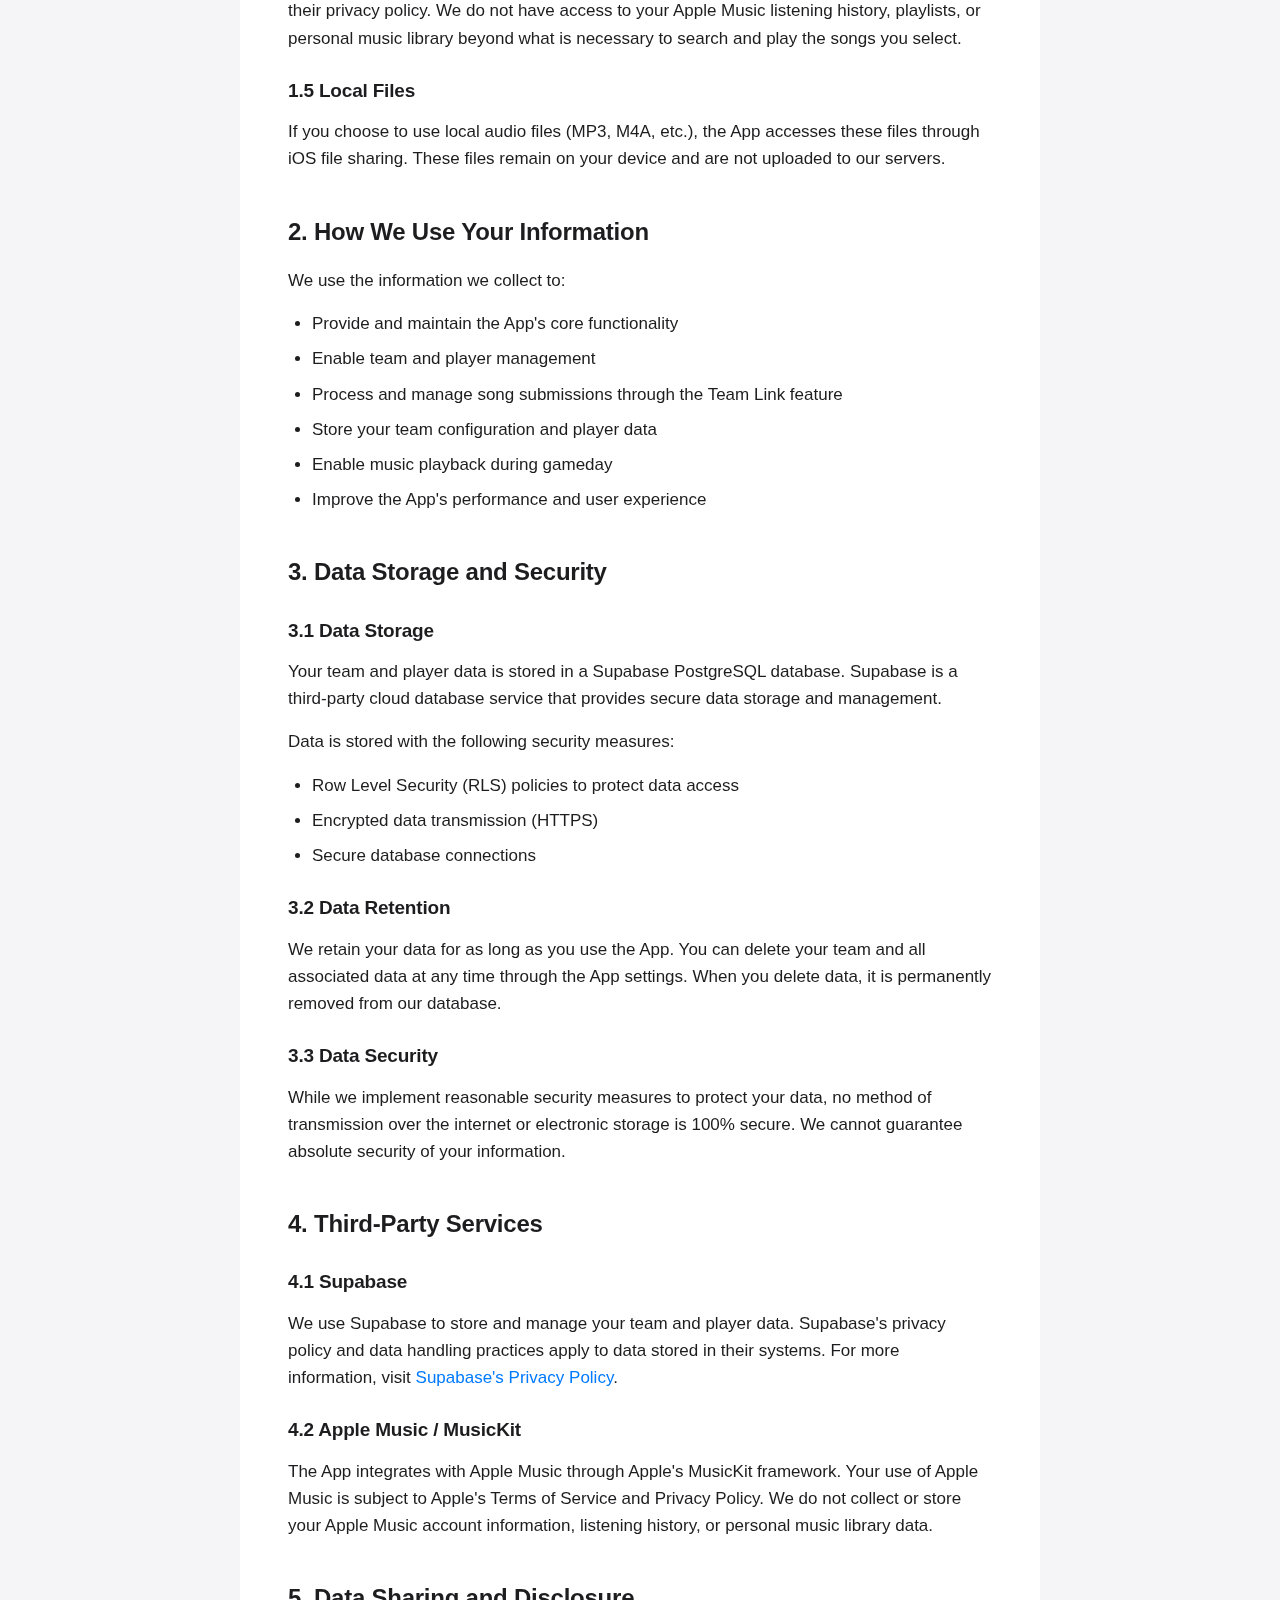
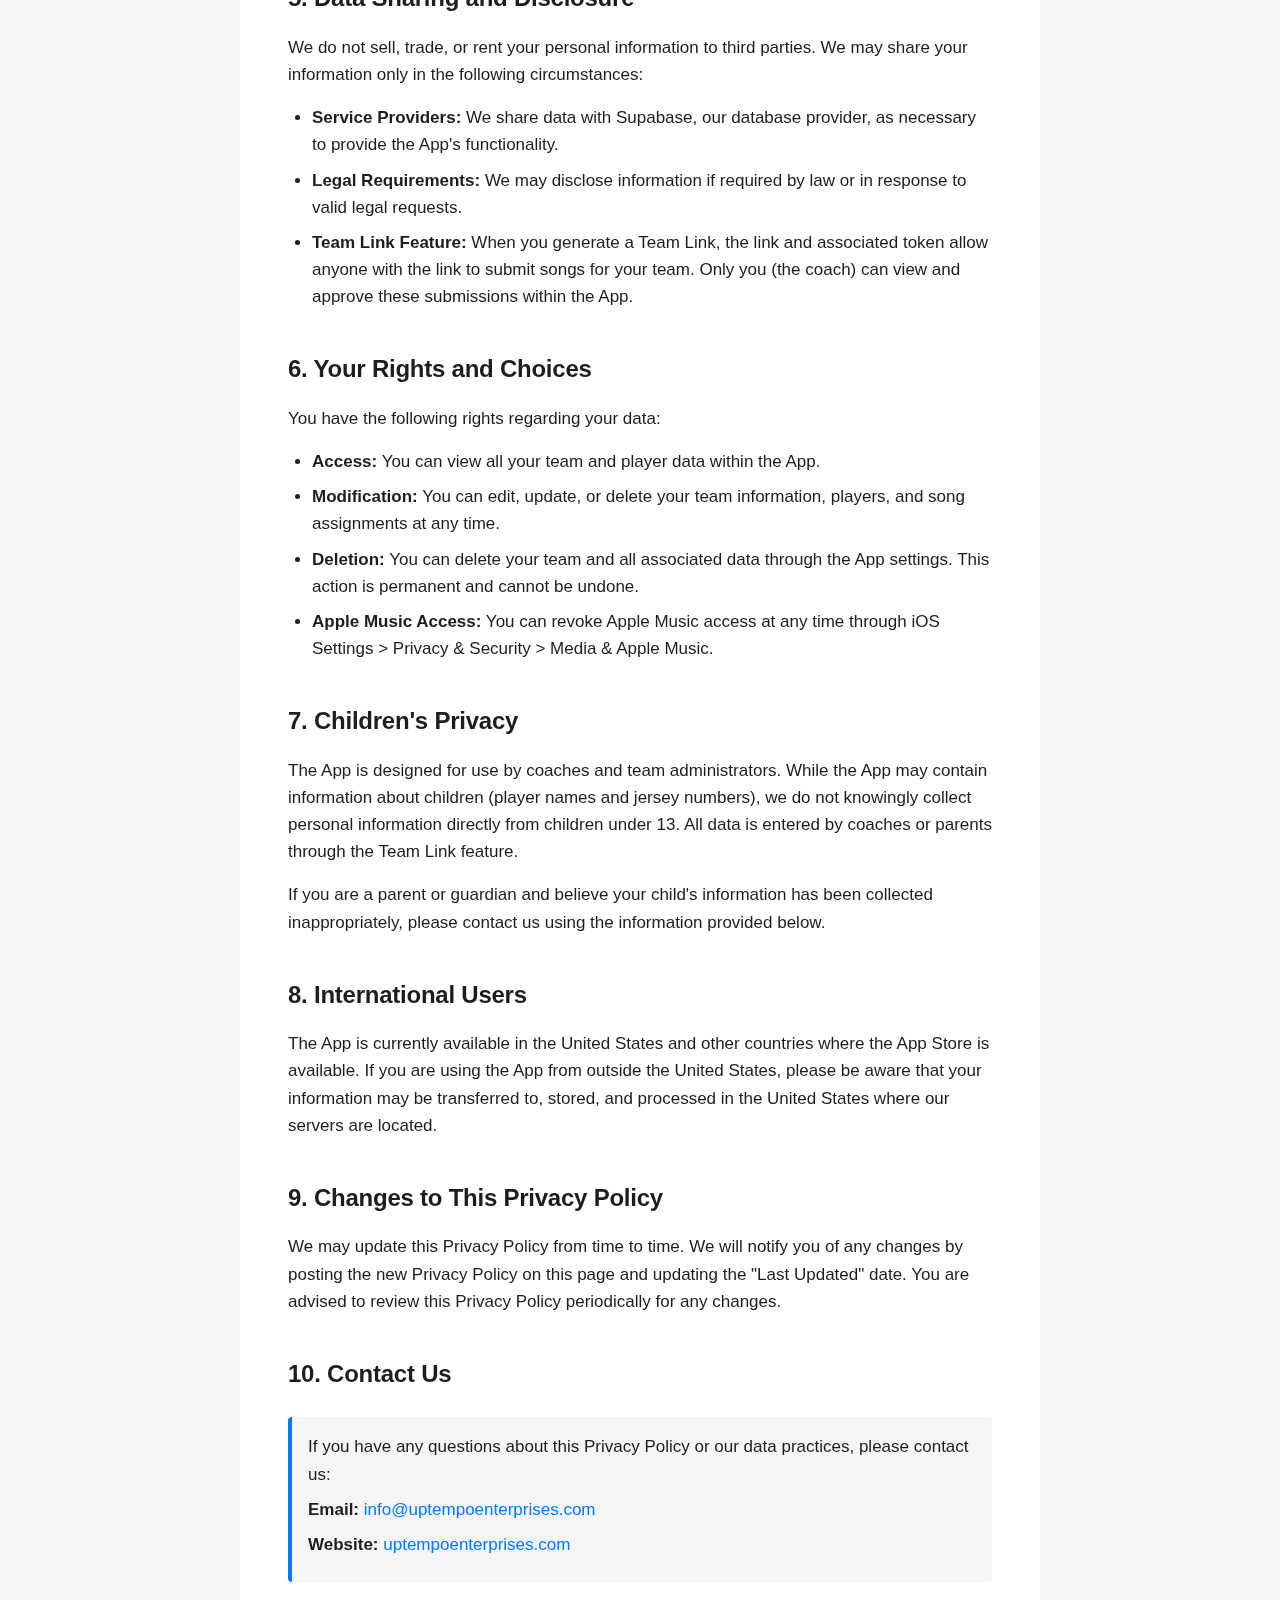
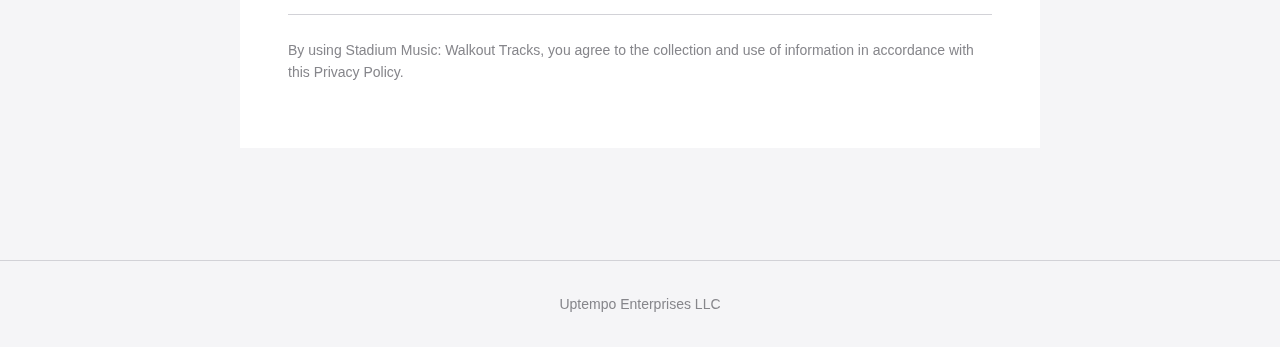
<file: docs/stadium-music/privacy-policy.html>
<!DOCTYPE html>
<html lang="en">
<head>
  <meta charset="UTF-8">
  <meta name="viewport" content="width=device-width, initial-scale=1.0">
  <title>Privacy Policy - Stadium Music: Walkout Tracks</title>
  <link rel="stylesheet" href="../styles.css">
  <style>
    .legal-page {
      background: var(--bg);
    }

    .legal-content {
      background: var(--white);
      padding: 48px;
      border-radius: 0;
      max-width: 800px;
      margin: 0 auto;
    }

    .legal-content h1 {
      font-size: clamp(32px, 4vw, 40px);
      font-weight: 600;
      letter-spacing: -0.015em;
      color: var(--text);
      margin: 0 0 8px 0;
      line-height: 1.2;
    }

    .legal-content .subtitle {
      font-size: 17px;
      color: var(--muted);
      margin: 0 0 24px 0;
    }

    .legal-content .last-updated {
      color: var(--muted);
      font-size: 14px;
      font-style: italic;
      margin: 0 0 32px 0;
    }

    .legal-content h2 {
      font-size: 24px;
      font-weight: 600;
      letter-spacing: -0.01em;
      color: var(--text);
      margin: 40px 0 16px 0;
    }

    .legal-content h3 {
      font-size: 19px;
      font-weight: 600;
      letter-spacing: -0.01em;
      color: var(--text);
      margin: 24px 0 12px 0;
    }

    .legal-content p {
      font-size: 17px;
      line-height: 1.6;
      color: var(--text);
      margin: 0 0 16px 0;
    }

    .legal-content ul,
    .legal-content ol {
      margin: 0 0 16px 24px;
    }

    .legal-content li {
      font-size: 17px;
      line-height: 1.6;
      color: var(--text);
      margin: 0 0 8px 0;
    }

    .legal-content .contact-info {
      background: var(--bg);
      border-left: 4px solid var(--accent);
      padding: 16px;
      margin: 24px 0;
      border-radius: 4px;
    }

    .legal-content .contact-info p {
      margin: 0 0 8px 0;
    }

    .legal-content a {
      color: var(--accent);
      text-decoration: none;
      transition: opacity 0.25s ease-in-out;
    }

    .legal-content a:hover {
      opacity: 0.75;
    }

    .legal-content strong {
      font-weight: 600;
      color: var(--text);
    }

    .legal-content .fineprint {
      margin-top: 32px;
      padding-top: 24px;
      border-top: 0.5px solid var(--border);
      font-size: 14px;
      color: var(--muted);
      line-height: 1.6;
    }

    @media (max-width: 768px) {
      .legal-content {
        padding: 24px;
      }
    }
  </style>
</head>
<body class="legal-page">
  <header class="site-header" role="banner">
    <div class="container header-container">
      <a href="/" class="logo">Uptempo Enterprises</a>
      <nav class="main-nav">
        <a href="/support.html">Support</a>
        <a href="privacy-policy.html">Privacy</a>
        <a href="terms-of-service.html">Terms</a>
      </nav>
    </div>
  </header>

  <main role="main">
    <section class="section">
      <div class="container">
        <div class="legal-content">
          <h1>Privacy Policy</h1>
          <p class="subtitle">Stadium Music: Walkout Tracks</p>
          <p class="last-updated">Last Updated: December 2025</p>

          <p>
            This Privacy Policy describes how Stadium Music: Walkout Tracks ("we," "our," or "the App") 
            collects, uses, and protects your information when you use our iOS application.
          </p>

          <h2>1. Information We Collect</h2>

          <h3>1.1 Team Information</h3>
          <p>When you create a team in the App, we collect and store:</p>
          <ul>
            <li>Team name</li>
            <li>Season identifier (optional)</li>
            <li>Team color preference (optional)</li>
            <li>Team link token (automatically generated for Team Link feature)</li>
          </ul>

          <h3>1.2 Player Information</h3>
          <p>For each player you add to your team, we collect and store:</p>
          <ul>
            <li>Player name</li>
            <li>Jersey number</li>
            <li>Song title and artist name (if assigned)</li>
            <li>Apple Music track ID or local file reference</li>
            <li>Audio clip start time and duration settings</li>
            <li>Active status (whether the player is currently active)</li>
          </ul>

          <h3>1.3 Song Submissions</h3>
          <p>When parents or users submit songs through the Team Link feature, we collect:</p>
          <ul>
            <li>Player name</li>
            <li>Jersey number</li>
            <li>Apple Music URL</li>
            <li>Optional start time preference</li>
            <li>Optional notes or comments</li>
            <li>Submission status (pending, approved, or rejected)</li>
          </ul>

          <h3>1.4 Apple Music Integration</h3>
          <p>The App uses Apple's MusicKit framework to:</p>
          <ul>
            <li>Search for songs in Apple Music</li>
            <li>Play songs from Apple Music (requires an active Apple Music subscription)</li>
          </ul>
          <p>
            When you use Apple Music features, Apple may collect certain information in accordance with 
            their privacy policy. We do not have access to your Apple Music listening history, playlists, 
            or personal music library beyond what is necessary to search and play the songs you select.
          </p>

          <h3>1.5 Local Files</h3>
          <p>
            If you choose to use local audio files (MP3, M4A, etc.), the App accesses these files 
            through iOS file sharing. These files remain on your device and are not uploaded to our servers.
          </p>

          <h2>2. How We Use Your Information</h2>

          <p>We use the information we collect to:</p>
          <ul>
            <li>Provide and maintain the App's core functionality</li>
            <li>Enable team and player management</li>
            <li>Process and manage song submissions through the Team Link feature</li>
            <li>Store your team configuration and player data</li>
            <li>Enable music playback during gameday</li>
            <li>Improve the App's performance and user experience</li>
          </ul>

          <h2>3. Data Storage and Security</h2>

          <h3>3.1 Data Storage</h3>
          <p>
            Your team and player data is stored in a Supabase PostgreSQL database. Supabase is a 
            third-party cloud database service that provides secure data storage and management.
          </p>
          <p>
            Data is stored with the following security measures:
          </p>
          <ul>
            <li>Row Level Security (RLS) policies to protect data access</li>
            <li>Encrypted data transmission (HTTPS)</li>
            <li>Secure database connections</li>
          </ul>

          <h3>3.2 Data Retention</h3>
          <p>
            We retain your data for as long as you use the App. You can delete your team and all 
            associated data at any time through the App settings. When you delete data, it is 
            permanently removed from our database.
          </p>

          <h3>3.3 Data Security</h3>
          <p>
            While we implement reasonable security measures to protect your data, no method of 
            transmission over the internet or electronic storage is 100% secure. We cannot guarantee 
            absolute security of your information.
          </p>

          <h2>4. Third-Party Services</h2>

          <h3>4.1 Supabase</h3>
          <p>
            We use Supabase to store and manage your team and player data. Supabase's privacy policy 
            and data handling practices apply to data stored in their systems. For more information, 
            visit <a href="https://supabase.com/privacy" target="_blank">Supabase's Privacy Policy</a>.
          </p>

          <h3>4.2 Apple Music / MusicKit</h3>
          <p>
            The App integrates with Apple Music through Apple's MusicKit framework. Your use of Apple 
            Music is subject to Apple's Terms of Service and Privacy Policy. We do not collect or store 
            your Apple Music account information, listening history, or personal music library data.
          </p>

          <h2>5. Data Sharing and Disclosure</h2>

          <p>We do not sell, trade, or rent your personal information to third parties. We may share 
          your information only in the following circumstances:</p>
          <ul>
            <li>
              <strong>Service Providers:</strong> We share data with Supabase, our database provider, 
              as necessary to provide the App's functionality.
            </li>
            <li>
              <strong>Legal Requirements:</strong> We may disclose information if required by law or 
              in response to valid legal requests.
            </li>
            <li>
              <strong>Team Link Feature:</strong> When you generate a Team Link, the link and associated 
              token allow anyone with the link to submit songs for your team. Only you (the coach) can 
              view and approve these submissions within the App.
            </li>
          </ul>

          <h2>6. Your Rights and Choices</h2>

          <p>You have the following rights regarding your data:</p>
          <ul>
            <li>
              <strong>Access:</strong> You can view all your team and player data within the App.
            </li>
            <li>
              <strong>Modification:</strong> You can edit, update, or delete your team information, 
              players, and song assignments at any time.
            </li>
            <li>
              <strong>Deletion:</strong> You can delete your team and all associated data through the 
              App settings. This action is permanent and cannot be undone.
            </li>
            <li>
              <strong>Apple Music Access:</strong> You can revoke Apple Music access at any time through 
              iOS Settings > Privacy & Security > Media & Apple Music.
            </li>
          </ul>

          <h2>7. Children's Privacy</h2>

          <p>
            The App is designed for use by coaches and team administrators. While the App may contain 
            information about children (player names and jersey numbers), we do not knowingly collect 
            personal information directly from children under 13. All data is entered by coaches or 
            parents through the Team Link feature.
          </p>
          <p>
            If you are a parent or guardian and believe your child's information has been collected 
            inappropriately, please contact us using the information provided below.
          </p>

          <h2>8. International Users</h2>

          <p>
            The App is currently available in the United States and other countries where the App Store 
            is available. If you are using the App from outside the United States, please be aware that 
            your information may be transferred to, stored, and processed in the United States where 
            our servers are located.
          </p>

          <h2>9. Changes to This Privacy Policy</h2>

          <p>
            We may update this Privacy Policy from time to time. We will notify you of any changes by 
            posting the new Privacy Policy on this page and updating the "Last Updated" date. You are 
            advised to review this Privacy Policy periodically for any changes.
          </p>

          <h2>10. Contact Us</h2>

          <div class="contact-info">
            <p>
              If you have any questions about this Privacy Policy or our data practices, please contact us:
            </p>
            <p>
              <strong>Email:</strong> <a href="mailto:info@uptempoenterprises.com">info@uptempoenterprises.com</a>
            </p>
            <p>
              <strong>Website:</strong> <a href="https://uptempoenterprises.com" target="_blank">uptempoenterprises.com</a>
            </p>
          </div>

          <p class="fineprint">
            By using Stadium Music: Walkout Tracks, you agree to the collection and use of information 
            in accordance with this Privacy Policy.
          </p>
        </div>
      </div>
    </section>
  </main>

  <footer class="site-footer" role="contentinfo">
    <div class="container">
      <div>Uptempo Enterprises LLC</div>
    </div>
  </footer>
</body>
</html>
</file>
<file: docs/styles.css>
:root {
  --accent: #007AFF;
  --bg: #F5F5F7;
  --text: #1D1D1F;
  --muted: #86868B;
  --border: #D2D2D7;
  --white: #FFFFFF;
}

* {
  box-sizing: border-box;
  margin: 0;
  padding: 0;
}

html {
  scroll-behavior: smooth;
}

body {
  font-family: -apple-system, BlinkMacSystemFont, 'Inter', 'SF Pro Display', 'Segoe UI', Roboto, Oxygen, Ubuntu, Cantarell, sans-serif;
  color: var(--text);
  background: var(--bg);
  line-height: 1.6;
  font-size: 17px;
  font-weight: 400;
  -webkit-font-smoothing: antialiased;
  -moz-osx-font-smoothing: grayscale;
}

img {
  max-width: 100%;
  height: auto;
  display: block;
}

a {
  color: var(--accent);
  text-decoration: none;
  transition: all 0.25s ease-in-out;
}

a:hover {
  opacity: 0.75;
}

.container {
  max-width: 980px;
  margin: 0 auto;
  padding: 0 24px;
}

.section {
  padding: 96px 0;
}

/* Header */
.site-header {
  background: rgba(255, 255, 255, 0.72);
  backdrop-filter: saturate(180%) blur(20px);
  border-bottom: 1px solid var(--border);
  position: sticky;
  top: 0;
  z-index: 100;
}

.header-container {
  display: flex;
  justify-content: space-between;
  align-items: center;
  padding-top: 16px;
  padding-bottom: 16px;
  position: relative;
}

.logo {
  font-weight: 600;
  font-size: 17px;
  letter-spacing: -0.022em;
  color: var(--text);
  text-decoration: none;
}

.logo:hover {
  opacity: 0.75;
}

.main-nav a {
  font-size: 15px;
  font-weight: 400;
  color: var(--text);
  text-decoration: none;
  transition: color 0.2s ease-in-out;
}

.main-nav a:hover {
  color: var(--accent);
  opacity: 1;
}

/* Hero */
.hero {
  padding: 120px 0 96px;
  text-align: center;
}

.hero h1 {
  font-size: clamp(48px, 7vw, 64px);
  line-height: 1.05;
  margin: 0 0 12px 0;
  font-weight: 600;
  letter-spacing: -0.022em;
  color: var(--text);
}

.subhead {
  font-size: clamp(21px, 3vw, 28px);
  margin: 0 0 20px 0;
  font-weight: 400;
  color: var(--muted);
  letter-spacing: -0.003em;
}

.tagline {
  font-size: 19px;
  color: var(--text);
  max-width: 640px;
  margin: 0 auto;
  line-height: 1.5;
  font-weight: 400;
}

.note {
  color: var(--muted);
  margin: 0 0 48px 0;
  font-size: 16px;
}

.hero img {
  margin: 0 auto;
  max-width: 600px;
  border-radius: 18px;
  box-shadow: 0 4px 24px rgba(0,0,0,0.06);
}

/* Products */
.products {
  background: var(--white);
}

.products .product {
  display: grid;
  grid-template-columns: 1fr;
  gap: 56px;
  padding: 96px 0;
  align-items: center;
}

.products .product:first-child {
  padding-top: 0;
}

.products .product:last-child {
  padding-bottom: 0;
}

.products .product + .product {
  border-top: 0.5px solid var(--border);
}

.product-text h2 {
  font-size: clamp(32px, 4vw, 40px);
  font-weight: 600;
  letter-spacing: -0.015em;
  color: var(--text);
  margin: 0 0 12px 0;
  line-height: 1.1;
}

.product-text p {
  margin: 0 0 24px 0;
  font-size: 21px;
  color: var(--muted);
  line-height: 1.47;
  font-weight: 400;
  letter-spacing: -0.003em;
}

.product-text ul {
  list-style: none;
  padding: 0;
  margin-bottom: 24px;
}

.product-text li {
  padding: 6px 0 6px 20px;
  position: relative;
  font-size: 17px;
  color: var(--text);
  line-height: 1.5;
}

.product-text li:before {
  content: "•";
  position: absolute;
  left: 0;
  color: var(--accent);
  font-weight: 600;
  font-size: 18px;
}

.product-media {
  display: flex;
  justify-content: center;
  align-items: center;
}

.product-media img {
  border-radius: 18px;
  box-shadow: 0 4px 24px rgba(0,0,0,0.08);
  max-width: 320px;
  width: 100%;
  transition: transform 0.25s ease-in-out, box-shadow 0.25s ease-in-out;
}

.product-media img:hover {
  transform: translateY(-2px);
  box-shadow: 0 8px 32px rgba(0,0,0,0.12);
}

/* How/Single line */
.how {
  text-align: center;
  padding: 100px 0;
}

.single-line {
  font-weight: 500;
  font-size: clamp(24px, 4vw, 36px);
  color: var(--text);
  letter-spacing: -0.01em;
  line-height: 1.4;
  max-width: 800px;
  margin: 0 auto;
}

/* App Store Link/Button */
.app-store-link {
  display: inline-flex;
  align-items: center;
  justify-content: center;
  padding: 12px 24px;
  background: var(--accent);
  color: var(--white);
  font-size: 15px;
  font-weight: 500;
  border-radius: 980px;
  transition: all 0.25s ease-in-out;
  text-decoration: none;
  margin-top: 8px;
  box-shadow: 0 2px 8px rgba(0, 122, 255, 0.15);
}

.app-store-link:hover {
  background: #0051D5;
  box-shadow: 0 4px 12px rgba(0, 122, 255, 0.25);
  transform: translateY(-1px);
  opacity: 1;
}

.app-store-link:active {
  transform: translateY(0);
}

/* CTA */
.cta {
  background: var(--white);
  text-align: center;
  padding: 96px 0;
}

.cta-heading {
  font-size: clamp(28px, 4vw, 40px);
  font-weight: 600;
  letter-spacing: -0.015em;
  color: var(--text);
  line-height: 1.2;
}

.cta-heading a {
  color: var(--accent);
  text-decoration: none;
  border-bottom: 1px solid var(--accent);
  transition: opacity 0.25s ease-in-out;
}

.cta-heading a:hover {
  opacity: 0.7;
}

/* Footer */
.site-footer {
  background: var(--bg);
  border-top: 0.5px solid var(--border);
  padding: 32px 0;
}

.site-footer .container {
  display: flex;
  flex-direction: column;
  gap: 8px;
  text-align: center;
  font-size: 14px;
  color: var(--muted);
  font-weight: 400;
}

.site-footer a {
  color: var(--text);
  font-weight: 400;
}

/* Responsive */
@media (min-width: 900px) {
  .section { 
    padding: 112px 0; 
  }
  
  .products .product {
    grid-template-columns: 1fr 1fr;
    gap: 80px;
    padding: 112px 0;
  }
  
  .products .product:nth-child(even) .product-media {
    order: -1;
  }
}

@media (max-width: 768px) {
  .container {
    padding: 0 20px;
  }
  
  .section {
    padding: 72px 0;
  }
  
  .hero {
    padding: 88px 0 72px;
  }
  
  .products .product {
    padding: 72px 0;
  }
}

/* Support Page */
.support-hero {
  text-align: center;
  padding: 96px 0 56px;
}

.support-hero h1 {
  font-size: clamp(40px, 6vw, 52px);
  font-weight: 600;
  letter-spacing: -0.022em;
  margin: 0 0 16px 0;
}

.support-intro {
  font-size: 21px;
  color: var(--muted);
  max-width: 640px;
  margin: 0 auto;
  line-height: 1.47;
  font-weight: 400;
}

.support-content {
  background: var(--white);
}

.support-grid {
  display: grid;
  gap: 60px;
}

.support-section {
  padding-bottom: 40px;
  border-bottom: 1px solid var(--border);
}

.support-section:last-child {
  border-bottom: none;
}

.support-section h2 {
  font-size: 28px;
  font-weight: 600;
  color: var(--text);
  margin: 0 0 20px 0;
  letter-spacing: -0.015em;
}

.support-section h3 {
  font-size: 19px;
  font-weight: 600;
  color: var(--text);
  margin: 0 0 12px 0;
  letter-spacing: -0.01em;
}

.support-section ul {
  list-style: none;
  padding: 0;
  margin: 0 0 24px 0;
}

.support-section li {
  margin-bottom: 20px;
  line-height: 1.6;
}

.support-section li strong {
  display: block;
  margin-bottom: 4px;
  color: var(--text);
}

.support-section a {
  color: var(--accent);
  font-weight: 500;
}

.support-contact {
  text-align: center;
  padding: 80px 0;
}

.support-contact h2 {
  font-size: 32px;
  font-weight: 600;
  margin: 0 0 16px 0;
  letter-spacing: -0.015em;
}

.support-contact p {
  font-size: 19px;
  margin: 8px 0;
  color: var(--text);
  line-height: 1.5;
}

.support-email {
  font-size: 24px !important;
  margin: 24px 0 !important;
}

.support-email a {
  color: var(--accent);
  font-weight: 500;
  transition: opacity 0.25s ease-in-out;
}

.support-email a:hover {
  opacity: 0.7;
}

.support-note {
  color: var(--muted);
  font-size: 17px !important;
  margin-top: 24px !important;
}

@media (min-width: 768px) {
  .support-grid {
    gap: 80px;
  }
}

/* Accessibility */
:focus-visible {
  outline: 2px solid var(--accent);
  outline-offset: 3px;
  border-radius: 6px;
}
</file>
